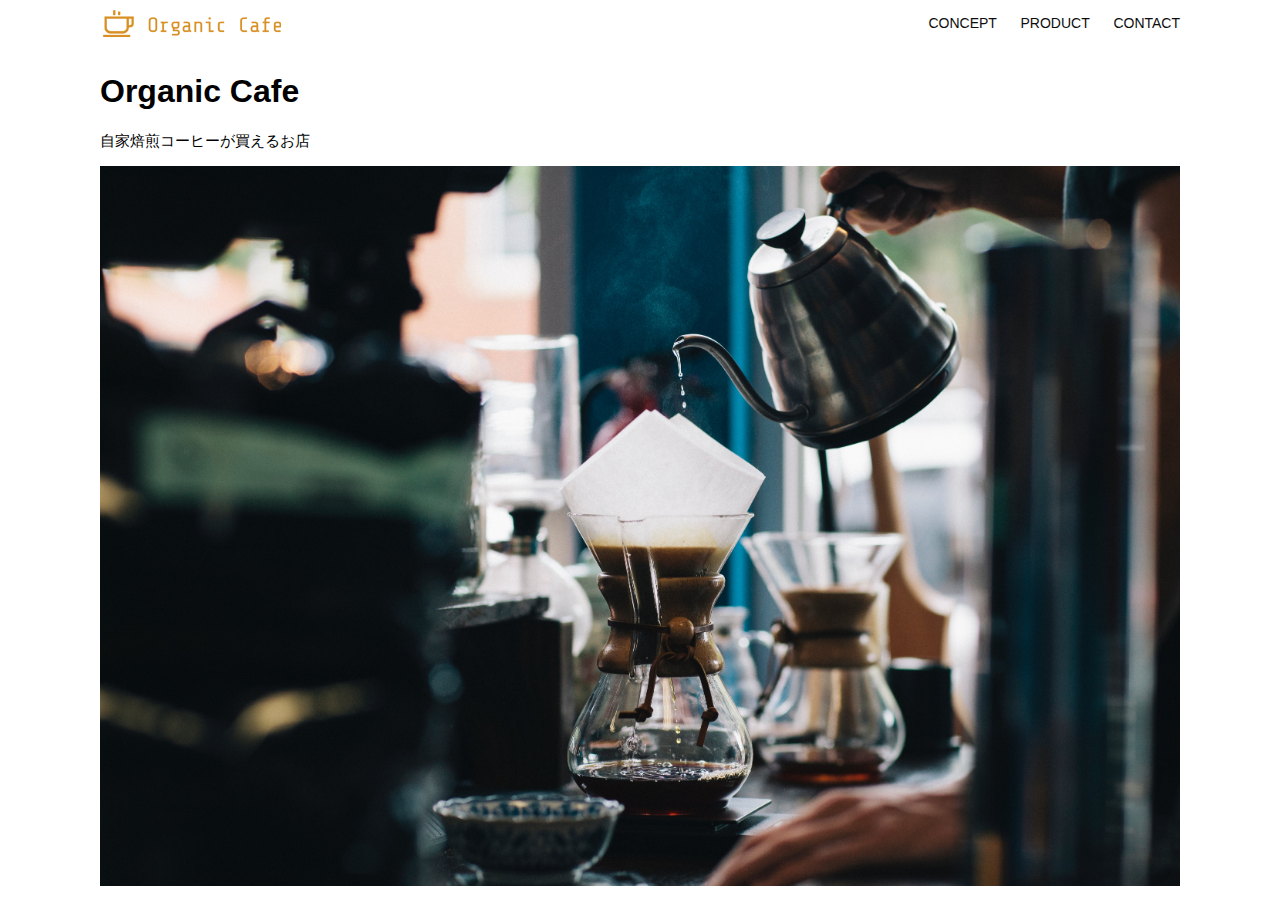
<file: kadai_013/index.html>
<!DOCTYPE html>
<html>
  <head>
    <title>Organic Cafe</title>
    <meta charset="UTF-8" />
    <meta name="description" content="自家焙煎のコーヒーがお家で楽しめるOrganic Cafe"/>
    <meta name="viewport" content="width=device-width, initial-scale=1.0" />
    <link rel="stylesheet" href="style.css" />
  </head>
  <body>
    <!-- ヘッダー -->
    <header>
      <!-- ロゴ -->
      <a href="index.html" id="logo"><img src="images/logo.png" alt="トップページに戻る"/></a>

      <!-- PC用ナビゲーション -->
      <nav id="nav-pc">
        <a href="index.html#concept">CONCEPT</a>
        <a href="index.html#product">PRODUCT</a>
        <a href="index.html#contact">CONTACT</a>
      </nav>
      <!--スマホ用メニューボタン-->
      <img id="menu-sp" src="images/button-menu.png" alt="ナビゲーションを開く" onclick="document.getElementById('nav-sp').style.display = 'block'">
      
      <!--スマホ用ナビゲーション-->
      <nav id="nav-sp">
        <img id="close" src="images/button-close.png" alt="ナビゲーションを閉じる" onclick="document.getElementById('nav-sp').style.display = 'none'">
        <a id="logo-sp" href="index.html"onclick="document.getElementById('nav-sp').style.display = 'none'">
        <img src="images/logo-sp.png" alt="トップページに戻る"></a>
        <a class="menu" href="index.html#concept"onclick="document.getElementById('nav-sp').style.display = 'none'">CONCEPT</a>
        <a class="menu" href="index.html#product"onclick="document.getElementById('nav-sp').style.display = 'none'">PRODUCT</a>
        <a class="menu" href="index.html#contact"onclick="document.getElementById('nav-sp').style.display = 'none'">CONTACT</a>
      </nav>
    
    
    
    
    </header>

    <main>
      <article>
        <!-- メインビジュアル -->
        <section id="main-visual">
          <div id="main-message">
            <h1>Organic Cafe</h1>
            <p>自家焙煎コーヒーが買えるお店</p>
          </div>
          <img src="images/main-image.jpg" alt="コーヒーをハンドドリップで淹れる画像"/>
        </section>
      </article>
    </main>
  </body>
</html>
</file>
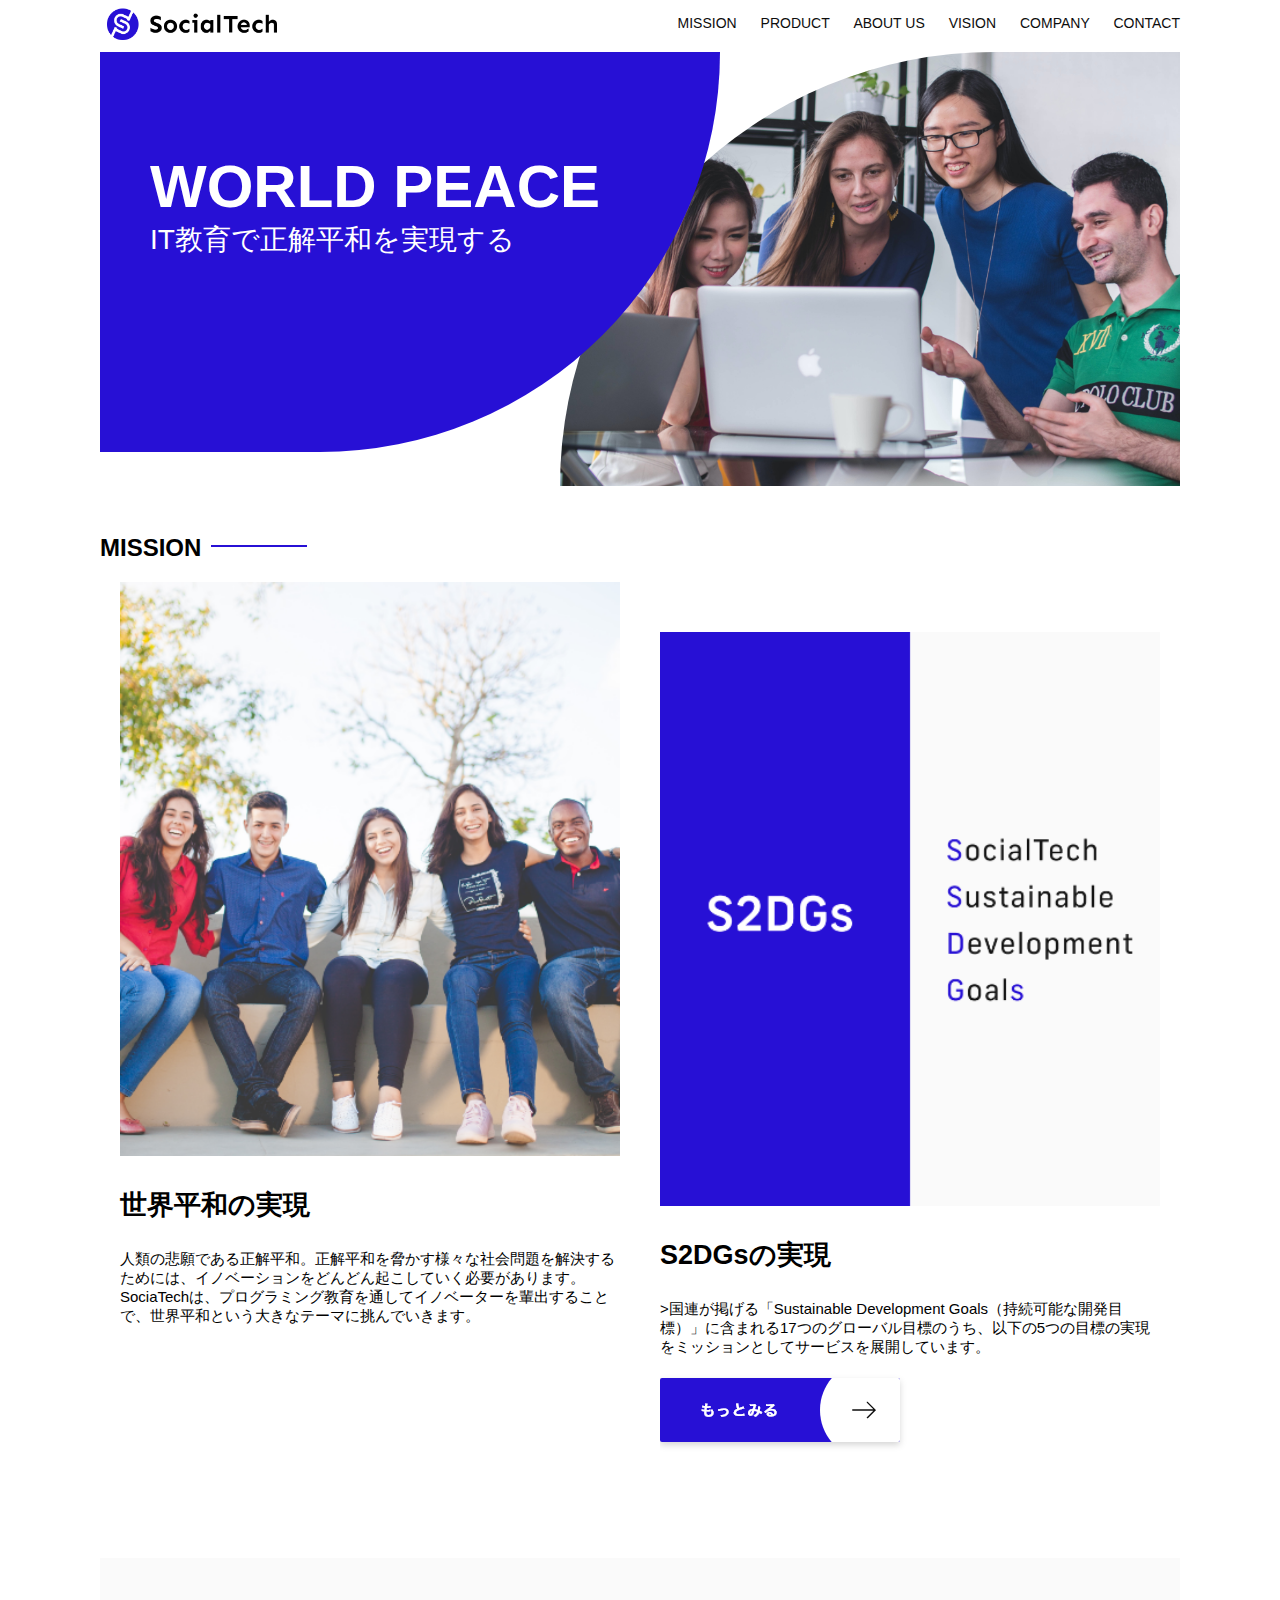
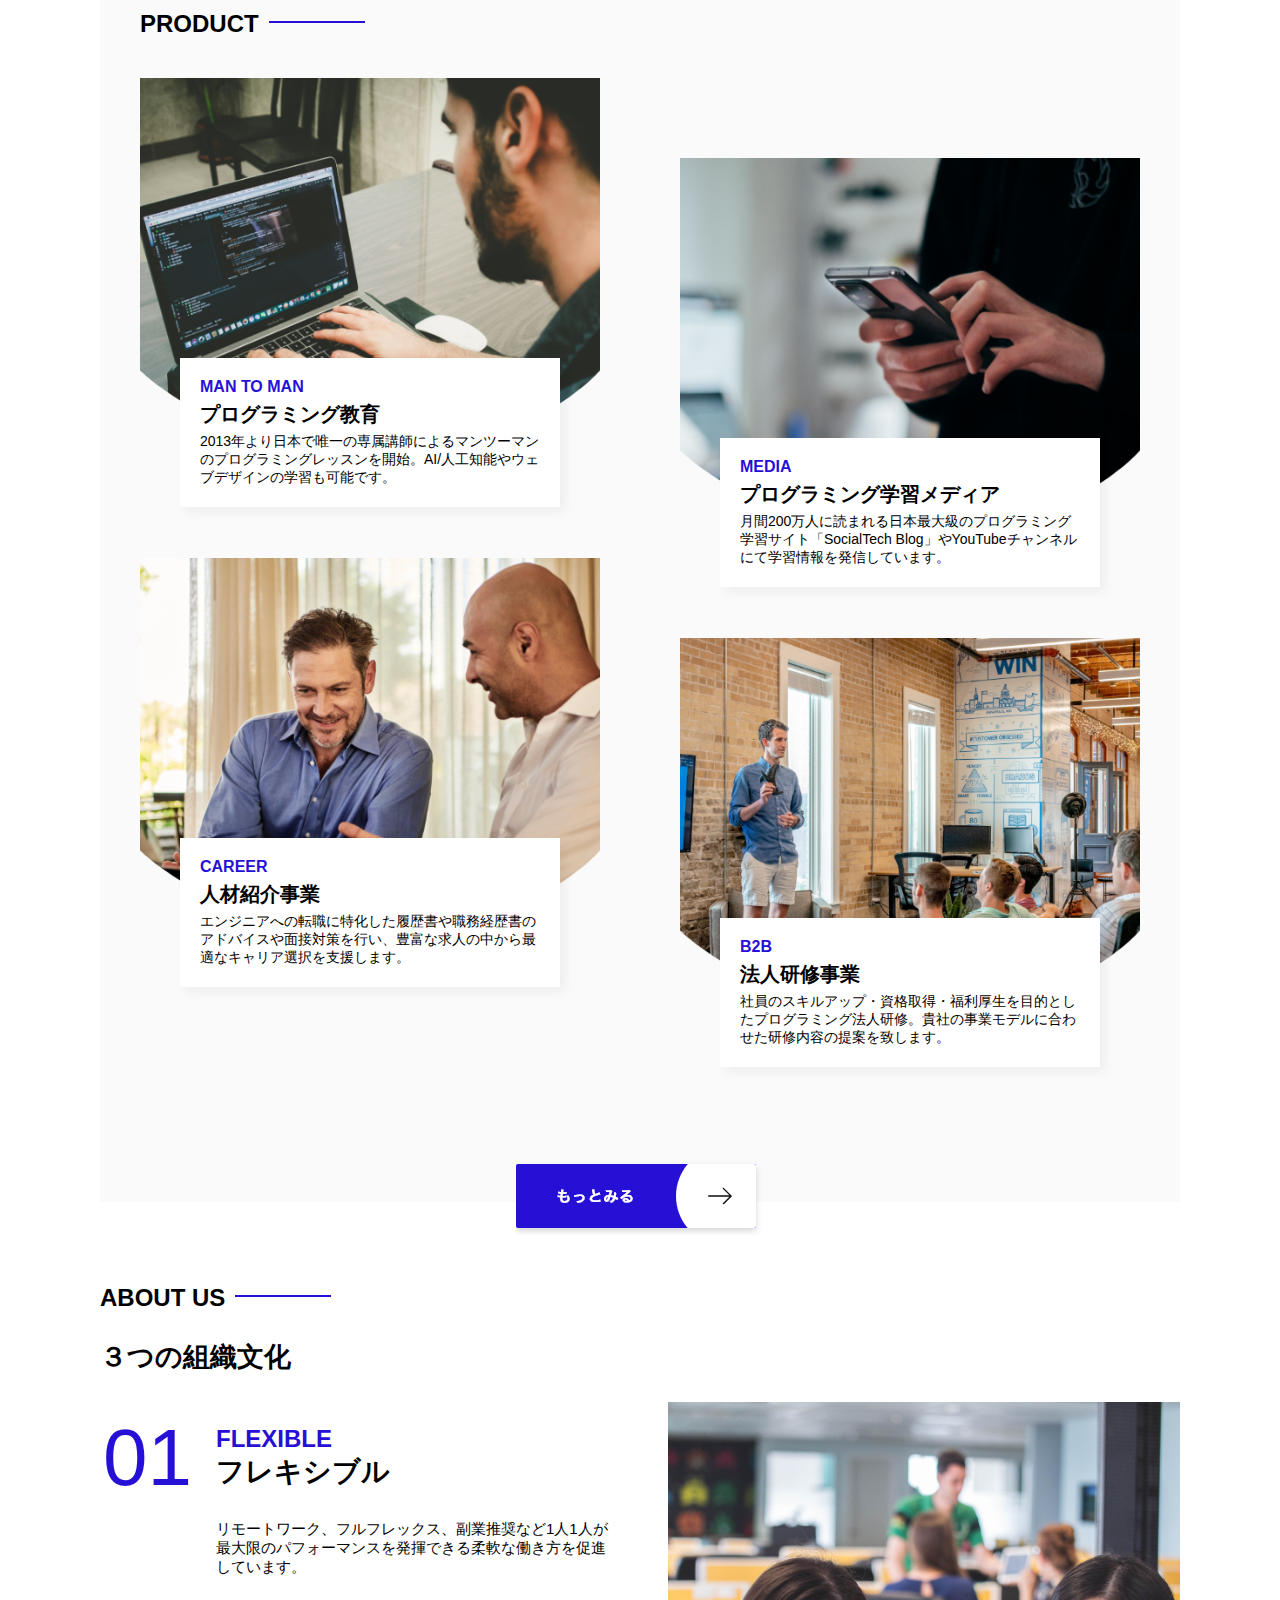
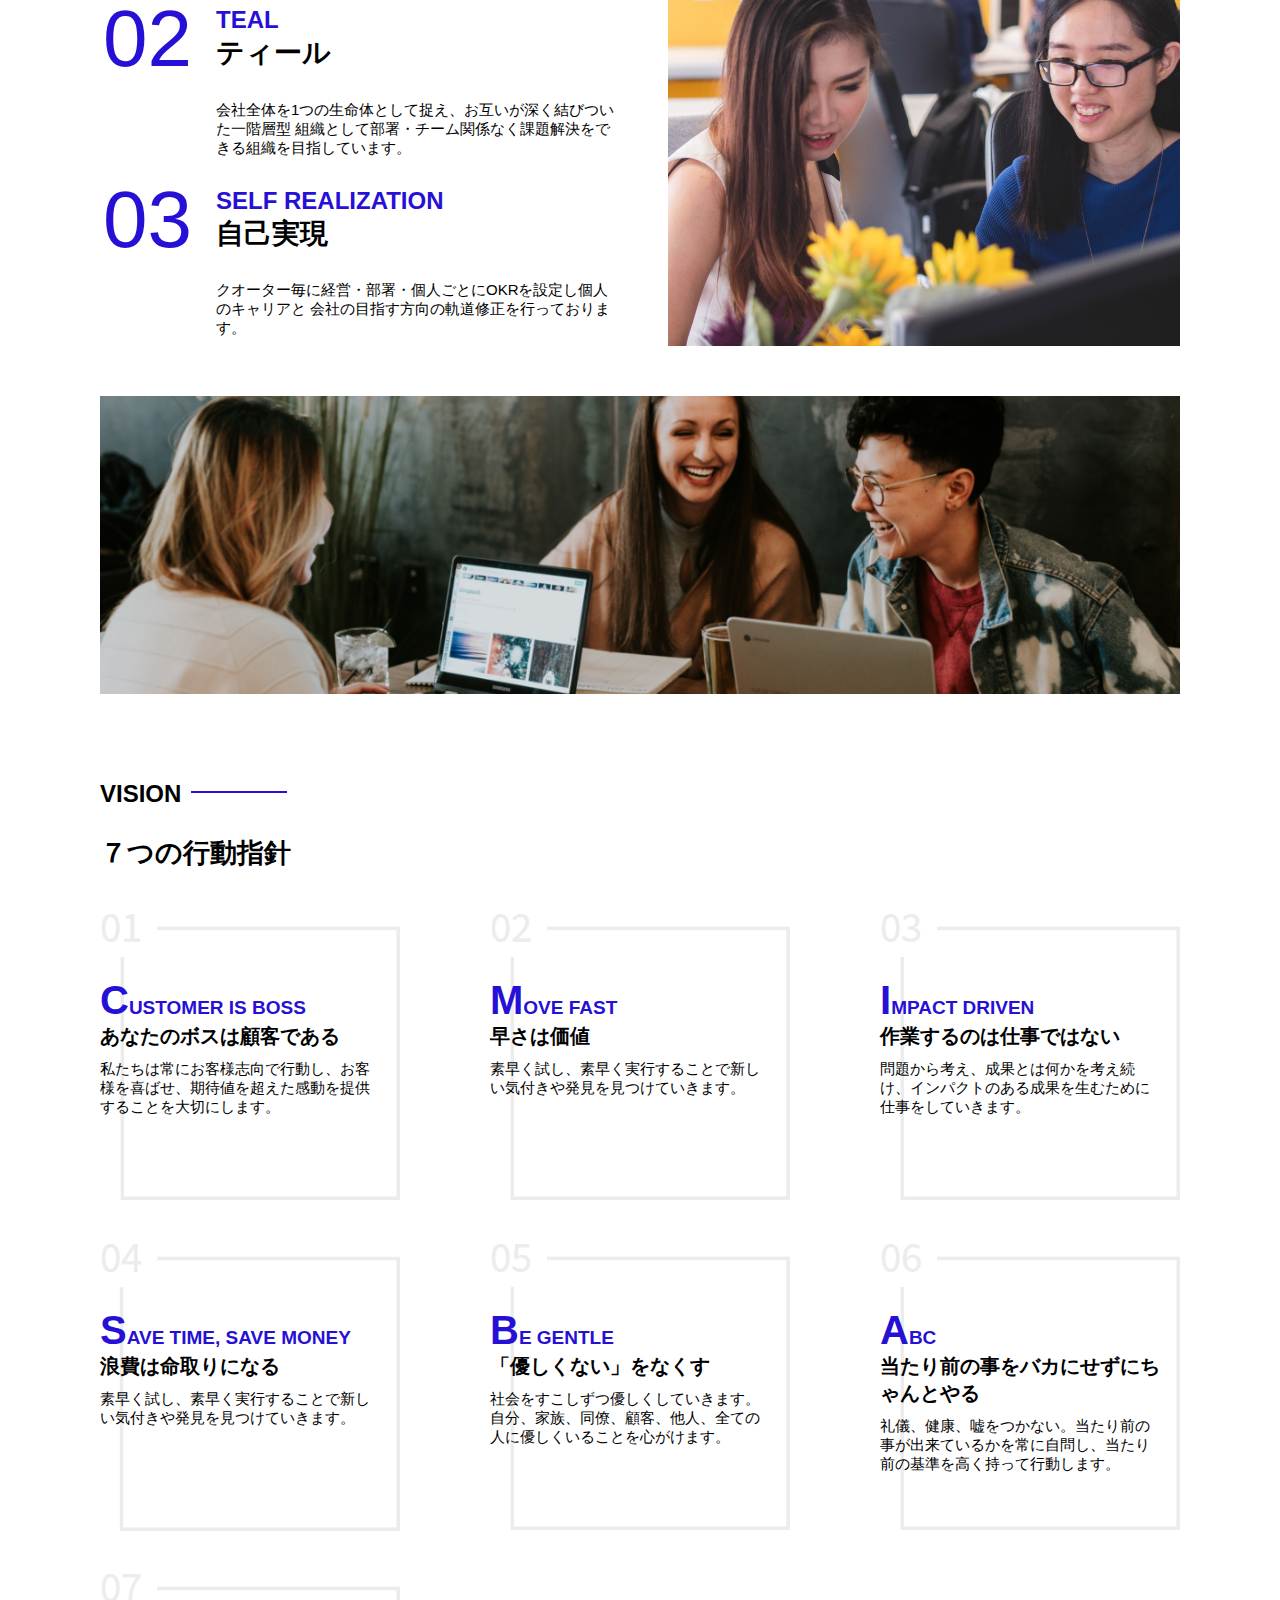
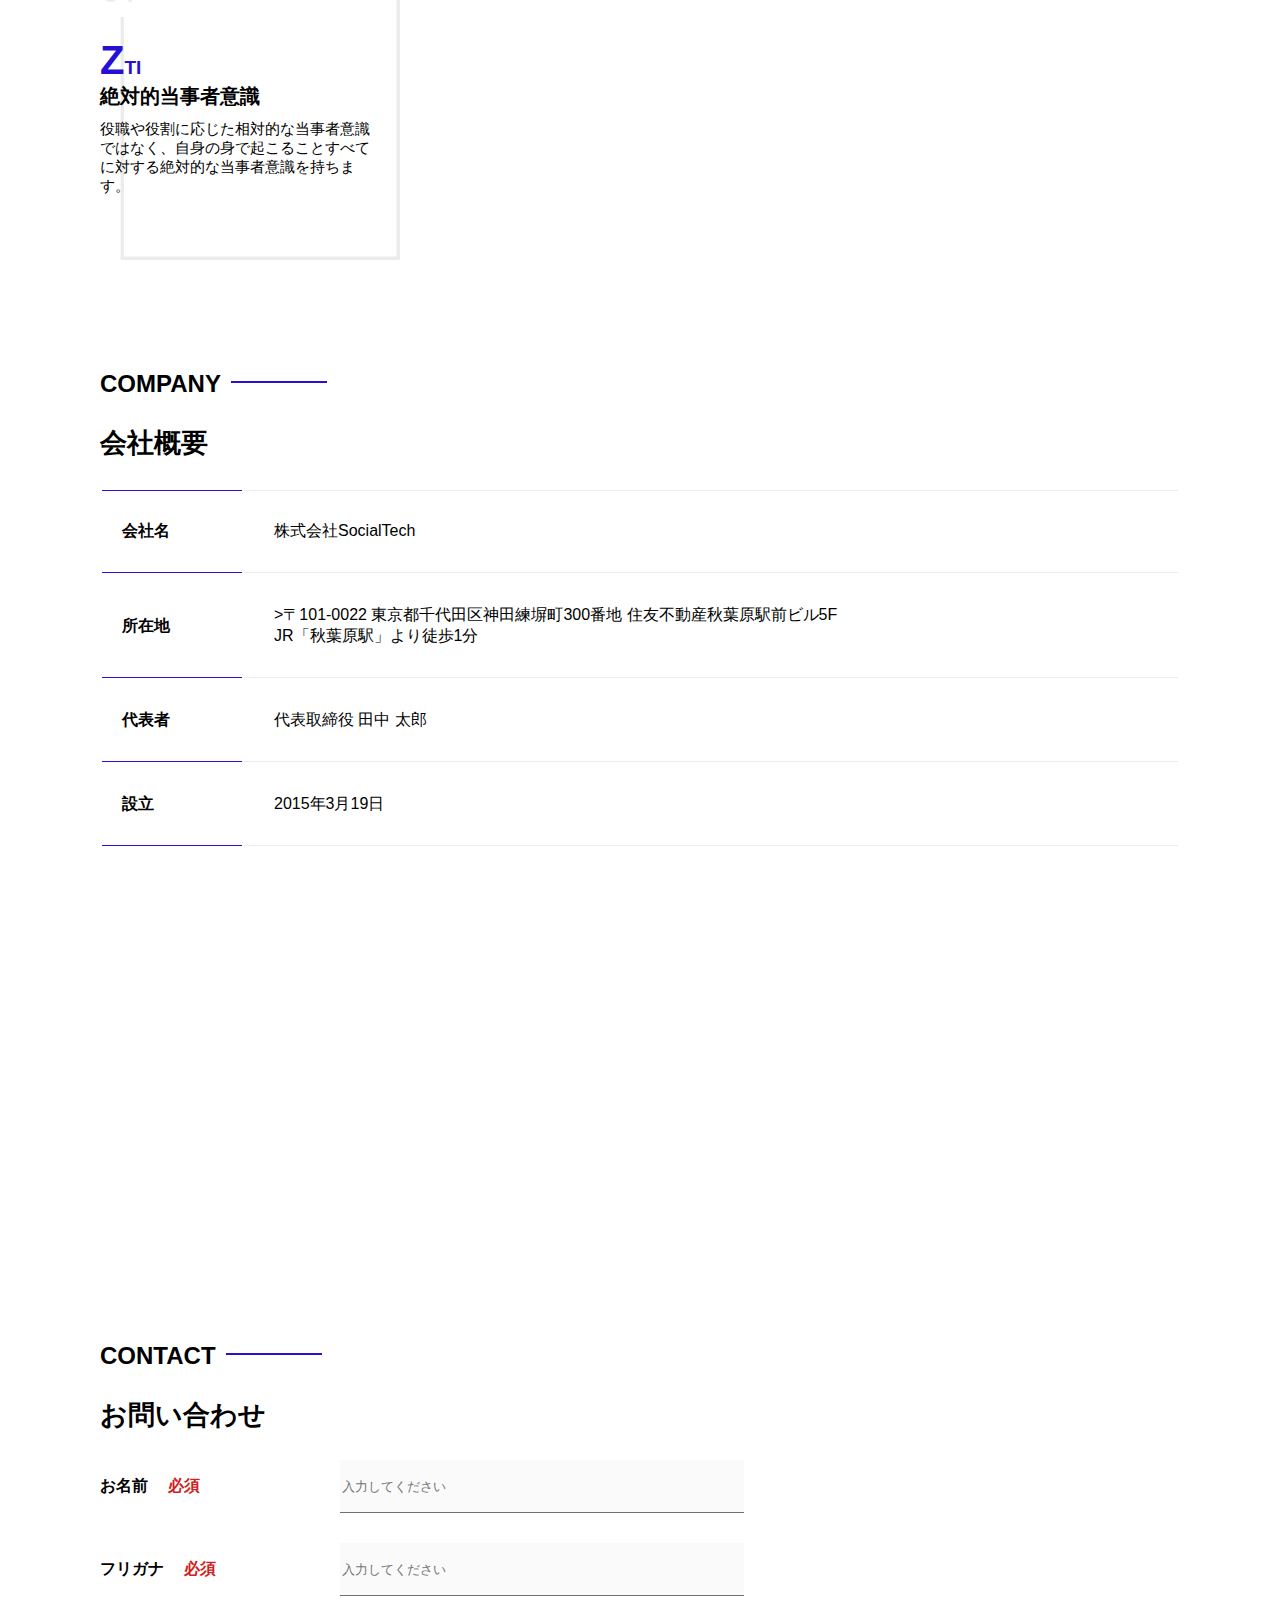
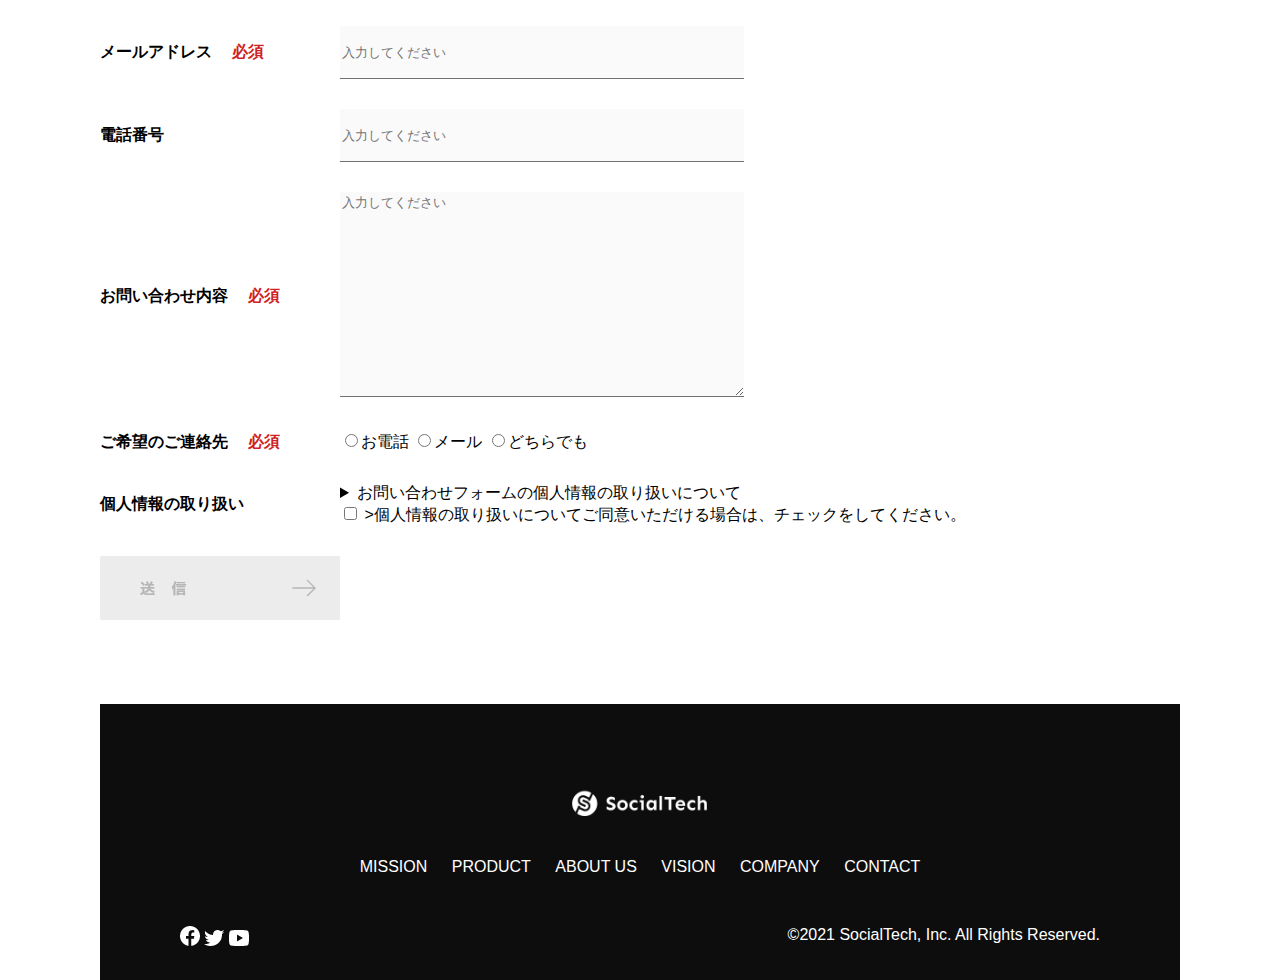
<file: kadai_tutorial_output/index.html>
<!DOCTYPE html>
<html>
    <head>  
        <title>SocialTech</title>
        <meta charset="UTF-8">
        <meta name="description" content="SocialTechはEdTech業界のリーディングカンパニーを目指します。">
        <meta name="viewport" content="width=device-width, initial-scale=1.0">   
        <link rel="stylesheet" href="style.css">
    </head>
    <body>
        <!--ヘッダー-->
        <header>
            <!--ロゴ-->
            <a href="index.html" id="logo0">
                <img src="images/logo.png"
            alt="トップページに戻る"></a>

            <!--PC用ナビゲーション-->
           <nav id="nav-pc">
            <a href="mission.html">MISSION</a>
            <a href="product.html">PRODUCT</a>
            <a href="index.html#aboutus">ABOUT US</a>
            <a href="index.html#vision">VISION</a>
            <a href="index.html#company">COMPANY</a>
            <a href="index.html#contact">CONTACT</a>
        </nav>
          <!-- スマホ用メニューボタン -->
         <img id="menu-sp" src="images/button-menu.png" alt="ナビゲーションを開く" onclick="document.getElementById('nav-sp').style.display = 'block'">
        <!--スマホ用ナビゲーション-->
        <nav id="nav-sp">
            <img id="close" src="images/button-close.png" alt="ナビゲーションを閉じる"onclick="document.getElementById('nav-sp').style.display = 'none'">
            <a id="logo-sp" href="index.html"onclick="document.getElementById('nav-sp').style.display = 'none'"> <img 
                src="images/logo-sp.png" alt="トップページに戻る"></a>
                <a class="menu" href="mission.html" onclick="document.getElementById('nav-sp').style.display = 'none'">MISSION</a>
                <a class="menu" href="product.html" onclick="document.getElementById('nav-sp').style.display = 'none'">PRODUCT</a>
                <a class="menu" href="index.html#aboutus" onclick="document.getElementById('nav-sp').style.display = 'none'">ABOUT
                US</a>
                <a class="menu" href="index.html#vision"
                 onclick="document.getElementById('nav-sp').style.display = 'none'">VISION</a>
                <a class="menu" href="index.html#company" 
                onclick="document.getElementById('nav-sp').style.display = 'none'">COMPANY</a>
                <a class="menu" href="index.html#contact"
                 onclick="document.getElementById('nav-sp').style.display = 'none'">CONTACT</a>
                 <div id="sns">
                    <a href="https://www.facebook.com/sejuku2013"><img src="images/button-facebook.png" alt="Facebookのリンク"></a>
                    <a href="https://twitter.com/samuraijuku"><img src="images/button-twitter.png" alt="Twitterのリンク"></a>
                    <a href="https://www.youtube.com/channel/UCCFOQO5aDK0xXam4cUQXT8g"><img src="images/button-youtube.png" alt="YouTubeのリンク"></a>
                 </div>
        </nav>
    </header>

  
  <!--======== 後略 ========-->
        </header>
        <main>
            <article>
                <!--メインビジュアル-->
                <section id="main-visual">
                    <div id="main-message">
                        <h1>WORLD PEACE</h1>
                        <p>IT教育で正解平和を実現する</p>
                    </div>
                    <img src="images/index/index-main.png" alt="PCの周りに集まる多国籍の仲間たち">
                </section>
                <!--ミッション-->
                <section id="mission">
                    <h2 class="index-h2">MISSION</h2>
                    <div id="mission-flex">
                        <div>
                            <img id="mission-photo" src="images/index/index-mission.png" alt="野外のベンチで写真を撮影する多国籍の仲間たち">
                            <h3>世界平和の実現</h3>
                            <p>
                                人類の悲願である正解平和。正解平和を脅かす様々な社会問題を解決するためには、イノベーションをどんどん起こしていく必要があります。SociaTechは、プログラミング教育を通してイノベーターを輩出することで、世界平和という大きなテーマに挑んでいきます。
                            </p>
                        </div>
                        <div>
                            <img id="s2dgs" src="images/index/s2dgs.png" alt="S2DGs">
                            <h3>S2DGsの実現</h3>
                            <p>>国連が掲げる「Sustainable Development Goals（持続可能な開発目標）」に含まれる17つのグローバル目標のうち、以下の5つの目標の実現をミッションとしてサービスを展開しています。</p>
                            <a href="mission.html">
                                <img src="images/button-more.png" alt="もっとみる">
                            </a>
                        </div>
                    </div>
                </section>
                <!--プロダクト-->
                <section id="product">
                    <h2 class="index-h2">PRODUCT</h2>
                    <div>
                        <div id="product-left">
                            <div>
                                <img class="product-photo" src="images/index/index-mantoman.png" alt="PCでコードを書く男">
                                <div class="product-explain">
                                    <span>MAN TO MAN</span>
                                    <h3>プログラミング教育</h3>
                                    <p>2013年より日本で唯一の専属講師によるマンツーマンのプログラミングレッスンを開始。AI/人工知能やウェブデザインの学習も可能です。</p>
                                </div>
                            </div>
                            <div>
                                <img class="product-photo" src="images/index/index-career.png" alt="笑顔で話し合う2人の男性">
                                <div class="product-explain">
                                    <span>CAREER</span>
                                    <h3>人材紹介事業</h3>
                                    <p>エンジニアへの転職に特化した履歴書や職務経歴書のアドバイスや面接対策を行い、豊富な求人の中から最適なキャリア選択を支援します。</p>
                                </div>
                            </div>
                        </div>
                        <div id="product-right">
                            <div>
                                <img class="product-photo" src="images/index/index-media.png" alt="スマートフォンを操作する人">
                                <div class="product-explain">
                                  <span>MEDIA</span>
                                  <h3>プログラミング学習メディア</h3>
                                  <p>月間200万人に読まれる日本最大級のプログラミング学習サイト「SocialTech Blog」やYouTubeチャンネルにて学習情報を発信しています。</p>
                                </div>
                              </div>
                              <div>
                                <img class="product-photo" src="images/index/index-b2b.png" alt="講演中の男性とそれを聴く人々">
                                <div class="product-explain">
                                  <span>B2B</span>
                                  <h3>法人研修事業</h3>
                                  <p>社員のスキルアップ・資格取得・福利厚生を目的としたプログラミング法人研修。貴社の事業モデルに合わせた研修内容の提案を致します。</p>
                                </div>
                              </div>
                            </div>
                        </div>
                          <div>
                            <a id="product-more" href="product.html">
                              <img src="images/button-more.png" alt="もっとみる">
                            </a>
                          </div>
                </section>
                <!--ABOUT US-->
                <section id="aboutus">
                    <h2 class="index-h2">ABOUT US</h2>
                    <h3>３つの組織文化</h3>
                    <div>
                        <table class="culture-table">
                            <tr>
                                <td>
                                    <span class="culture-num">01</span>
                                </td>
                                <td>
                                    <span class="culture-en">FLEXIBLE</span>
                                    <span class="culture-jp">フレキシブル</span>
                                </td>
                            </tr>
                            <tr>
                                <td>
                                    <!--空のセル-->
                                </td>
                                <td>
                                    <p class="culture-description">
                                        リモートワーク、フルフレックス、副業推奨など1人1人が最大限のパフォーマンスを発揮できる柔軟な働き方を促進しています。
                                    </p>
                                </td>
                            </tr>
                            <tr>
                                <td>
                                    <span class="culture-num">02</span>
                                </td>
                                <td>
                                    <span class="culture-en">TEAL</span>
                                    <span class="culture-jp">ティール</span>
                                </td>
                            </tr>
                            <tr>
                                <td>
                                    <!--空のセル-->
                                </td>
                                <td>
                                    <p class="culture-description">
                                        会社全体を1つの生命体として捉え、お互いが深く結びついた一階層型
                                        組織として部署・チーム関係なく課題解決をできる組織を目指しています。   
                                    </p>
                                </td>
                            </tr>
                            <tr>
                                <td>
                                    <span class="culture-num">03</span>
                                </td>
                                <td>
                                    <span class="culture-en">SELF REALIZATION</span>
                                    <span class="culture-jp">自己実現</span>
                                </td>
                            </tr>
                            <tr>
                                <td>
                                    <!--空のセル-->
                                </td>
                                <td>
                                    <p class="culture-description">
                                        クオーター毎に経営・部署・個人ごとにOKRを設定し個人のキャリアと
                                        会社の目指す方向の軌道修正を行っております。   
                                    </p>
                                </td>
                            </tr>
                        </table>
                        <img class="culture-img" src="images/index/index-aboutus1.png" alt="笑顔で話し合う2人の女性">
                    </div>
                    <img class="culture-img2" src="images/index/index-aboutus2.png" alt="笑顔で話し合う3人の男女">
                </section>
                <!--VISION-->
                <section id="vision">
                    <h2 class="index-h2">VISION</h2>
                    <h3>７つの行動指針</h3>
                    <div>
                        <div class="vision-box">
                            <img src="images/index/vision-01.png" alt="01">
                            <span>
                                <h4>CUSTOMER IS BOSS</h4>
                                <h5>あなたのボスは顧客である</h5>
                                <p>私たちは常にお客様志向で行動し、お客様を喜ばせ、期待値を超えた感動を提供することを大切にします。</p>
                            </span>
                        </div>
                        <div class="vision-box">
                            <img src="images/index/vision-02.png" alt="02">
                            <span>
                                <h4>MOVE FAST</h4>
                                <h5>早さは価値</h5>
                                <p>素早く試し、素早く実行することで新しい気付きや発見を見つけていきます。</p>
                            </span>
                        </div>
                        <div class="vision-box">
                            <img src="images/index/vision-03.png" alt="03">
                            <span>
                                <h4>IMPACT DRIVEN</h4>
                                <h5>作業するのは仕事ではない</h5>
                                <p>問題から考え、成果とは何かを考え続け、インパクトのある成果を生むために仕事をしていきます。</p>
                            </span>
                        </div>
                        <div class="vision-box">
                            <img src="images/index/vision-04.png" alt="04">
                            <span>
                                <h4>SAVE TIME, SAVE MONEY</h4>
                                <h5>浪費は命取りになる</h5>
                                <p>素早く試し、素早く実行することで新しい気付きや発見を見つけていきます。</p>
                            </span>
                        </div>
                        <div class="vision-box">
                            <img src="images/index/vision-05.png" alt="05">
                            <span>
                                <h4>BE GENTLE</h4>
                                <h5>「優しくない」をなくす</h5>
                                <p>社会をすこしずつ優しくしていきます。自分、家族、同僚、顧客、他人、全ての人に優しくいることを心がけます。</p>
                            </span>
                        </div>
                        <div class="vision-box">
                            <img src="images/index/vision-06.png" alt="06">
                            <span>
                                <h4>ABC</h4>
                                <h5>当たり前の事をバカにせずにちゃんとやる</h5>
                                <p>礼儀、健康、嘘をつかない。当たり前の事が出来ているかを常に自問し、当たり前の基準を高く持って行動します。</p>
                            </span>
                        </div>
                        <div class="vision-box">
                            <img src="images/index/vision-07.png" alt="07">
                            <span>
                                <h4>ZTI</h4>
                                <h5>絶対的当事者意識</h5>
                                <p>役職や役割に応じた相対的な当事者意識ではなく、自身の身で起こることすべてに対する絶対的な当事者意識を持ちます。</p>
                            </span>
                        </div>
                    </div>
                </section>
                <!--COMPANY-->
                <section id="company">
                    <h2 class="index-h2">COMPANY</h2>
                    <h3>会社概要</h3>
                    <table id="company-table">
                        <tr>
                            <th class="tableheader-first">会社名</th>
                            <td class="cell-first">株式会社SocialTech</td>
                        </tr>
                        <tr>
                            <th class="tableheader">所在地</th>
                            <td class="cell">>〒101-0022 東京都千代田区神田練塀町300番地 住友不動産秋葉原駅前ビル5F<br>JR「秋葉原駅」より徒歩1分</td>
                        </tr>
                        <tr>
                            <th class="tableheader">代表者</th>
                            <td class="cell">代表取締役 田中 太郎</td>
                        </tr>
                        <tr>
                            <th class="tableheader">設立</th>
                            <td class="cell">2015年3月19日</td>
                        </tr>
                    </table>
                    <iframe 
                    src="https://www.google.com/maps/embed?pb=!1m18!1m12!1m3!1d3240.0686781170066!2d139.77207231119237!3d35.69992752883271!2m3!1f0!2f0!3f0!3m2!1i1024!2i768!4f13.1!3m3!1m2!1s0x60188fee13660e23%3A0x77137876edf742ac!2z5L2P5Y-L5LiN5YuV55Sj56eL6JGJ5Y6f6aeF5YmN44OT44Or!5e0!3m2!1sja!2sjp!4v1743341919300!5m2!1sja!2sjp" 
                    style="border:0;" allowfullscreen="" loading="lazy" >
                    </iframe>
                </section>
                <!--お問い合わせフォーム-->
                <section id="contact">
                    <h2 class="index-h2">CONTACT</h2>
                    <h3>お問い合わせ</h3>
                    <form>
                        <div>
                        <div class="contact-heading">
                            <label class="contact-label">お名前<span class="contact-span">必須</span></label>
                        </div>
                        <div>
                            <input type="text" name="name" placeholder="入力してください" class="contact-textbox">
                        </div>
                        </div>
                           <div>
                            <div class="contact-heading">
                                <label class="contact-label">フリガナ<span class="contact-span">必須</span></label>
                            </div>
                            <div>
                                <input type="text" name="hurigana" placeholder="入力してください" class="contact-textbox">
                            </div>
                        </div>
                            <div>
                            <div class="contact-heading">
                                <label class="contact-label">メールアドレス<span class="contact-span">必須</span></label>
                            </div>
                            <div>
                                <input type="text" name="emali" placeholder="入力してください" class="contact-textbox">
                            </div>
                        </div>
                        <div>
                            <div class="contact-heading">
                                <label class="contact-label">電話番号</label>
                            </div>
                            <div>
                                <input type="text" name="tel" placeholder="入力してください" class="contact-textbox">
                            </div>
                        </div>
                            <div>
                                <div class="contact-heading">
                                    <label class="contact-label">お問い合わせ内容<span class="contact-span">必須</span></label>
                                </div>
                                <div>
                                    <textarea class="contact-textarea" placeholder="入力してください" name="message"></textarea>
                                </div>
                            </div>
                            <div>
                                <div class="contact-heading">
                                    <label class="contact-label">ご希望のご連絡先<span class="contact-span">必須</span></label>
                                </div>
                                <div>
                                    <input class="radiobutton" type="radio" value="tel" name="contact"><label>お電話</label>
                                    <input class="radiobutton" type="radio" value="mall" name="contact"><label>メール</label>
                                    <input class="radiobutton" type="radio" value="both" name="contact"><label>どちらでも</label>
                                </div>
                            </div>
                            <div>
                                <div class="contact-heading">
                                    <label class="contact-label">個人情報の取り扱い</label>
                                </div>
                                <div>
                                <details>
                                    <summary>お問い合わせフォームの個人情報の取り扱いについて</summary>
                                    <div>
                                        <span>１．組織の名称又は氏名</span><br>
                                        株式会社SocialTech <br><br>
                                        <span>２．個人情報保護管理者（若しくはその代理人）の氏名又は職名、所属及び連絡先
                                            鈴木 一郎 コーポレート部</span><br>
                                            メールアドレス：samurai@example.com<br>
                                            TEL：03-1234-5678<br>
                                            <span>３．個人情報の利用目的</span><br>
                                            ・本サービス及び本サービスに関連する情報の提供又はそれらに関する連絡のため<br>
                                            ・ユーザーの本人確認のため<br>
                                            ・当社サービスのご案内のため<br> 
                                            ・当社の商品等の広告または宣伝（電子メールによるものを含むものとします。）<br><br>
                                            <span>４．個人情報の取り扱い業務の委託</span><br>
                                            個人情報の取扱業務の全部または一部を外部に業務委託する場合があります。<br>
                                            その際、弊社は、個人情報を適切に保護できる管理体制を敷き実行していることを条件として<br>
                                            委託先を厳選したうえで、機密保持契約を委託先と締結し、お客様の個人情報を厳密に管理させます。<br><br>
                                            <span>５．個人情報の開示等の請求</span><br>
                                            お客様は、弊社に対してご自身の個人情報の開示等（利用目的の通知、開示、内容の訂正・追加・削除、利用の停止または消去、第三者への提供の停止）に関して、当社問合わせ窓口に申し出ることができます。<br>
                                            その際、弊社はお客様ご本人を確認させていただいたうえで、合理的な期間内に対応いたします。<br><br>
                                            なお、個人情報に関する弊社問合わせ先は、次の通りです。<br><br>
                                            株式会社SocialTech 個人情報問合せ窓口<br>
                                            〒101-0022 東京都千代田区神田練塀町300番地 住友不動産秋葉原駅前ビル5F<br>
                                            メールアドレス：samurai@example.com TEL：03-1234-5678<br><br>
                                            <span>６．個人情報を提供されることの任意性について</span><br><br>
                  お客様がご自身の個人情報を弊社に提供されるか否かは、お客様のご判断によりますが、もしご提供されない場合には、適切なサービスが提供できない場合がありますので予めご了承ください。
                                    </div>
                                </details>
                                <input type="checkbox" name="agree">
                                <span>>個人情報の取り扱いについてご同意いただける場合は、チェックをしてください。</span>
                                </div>
                            </div>
                            <input type="image" src="images/button-submit.png" alt="送信する">
                    </form>
                </section>
            </article>
            <footer>
                <div id="footer-logo">
                    <img src="images/logo-sp.png" alt="SocialTech">
                </div>
                <div id="footer-link">
                    <a href="mission.html">MISSION</a>
                    <a href="product.html">PRODUCT</a>
                    <a href="index.html#aboutus">ABOUT US</a>
                    <a href="index.html#vision">VISION</a>
                    <a href="index.html#company">COMPANY</a>
                    <a href="index.html#contact">CONTACT</a>
                </div>
                <div id="sns-footer">
                    <a href="https://www.facebook.com/sejuku2013"><img src="images/button-facebook.png" alt="Facebookのリンク"></a>
                    <a href="https://twitter.com/samuraijuku"><img src="images/button-twitter.png" alt="Twitterのリンク"></a>
                    <a href="https://www.youtube.com/channel/UCCFOQO5aDK0xXam4cUQXT8g"><img src="images/button-youtube.png" alt="YouTubeのリンク"></a>
                    <span id="copyright">&copy;2021 SocialTech, Inc. All Rights Reserved. </span>
                </div>
            </footer>
        </main>
    </body>
</html>
</file>
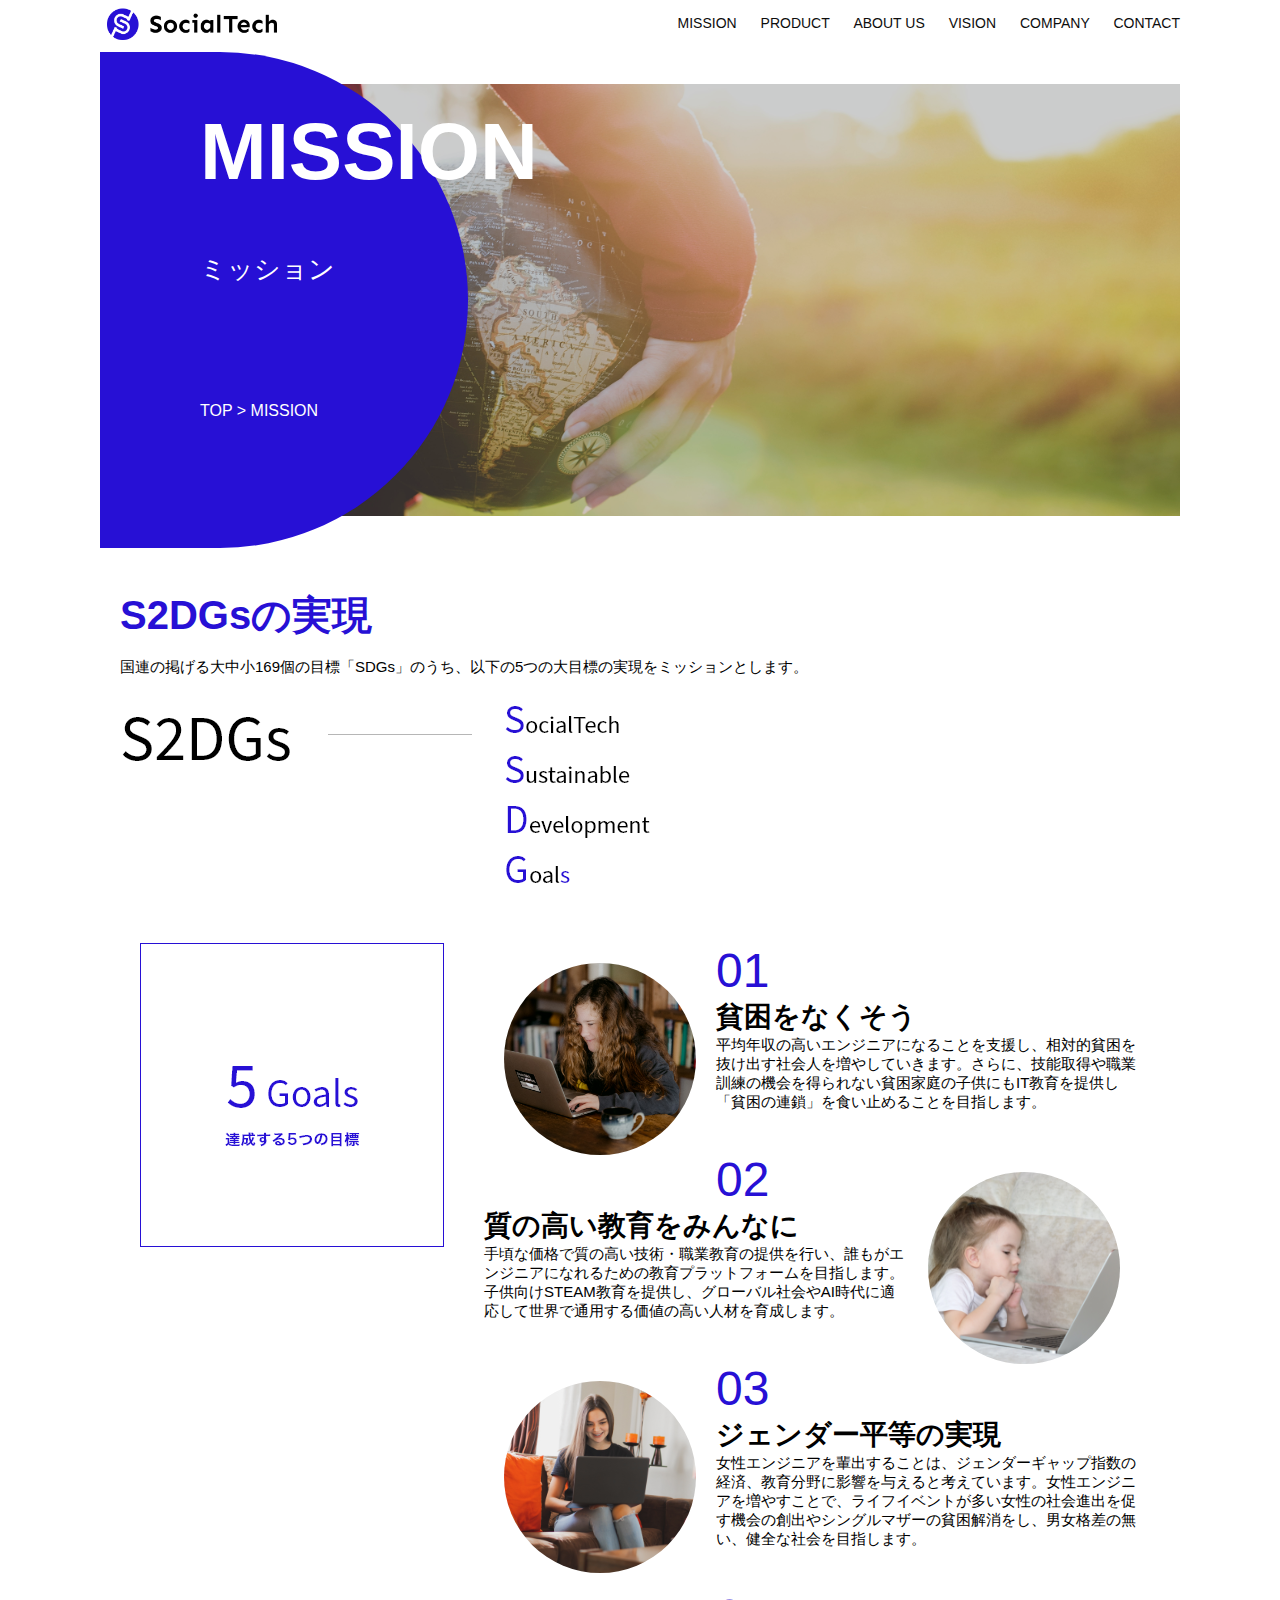
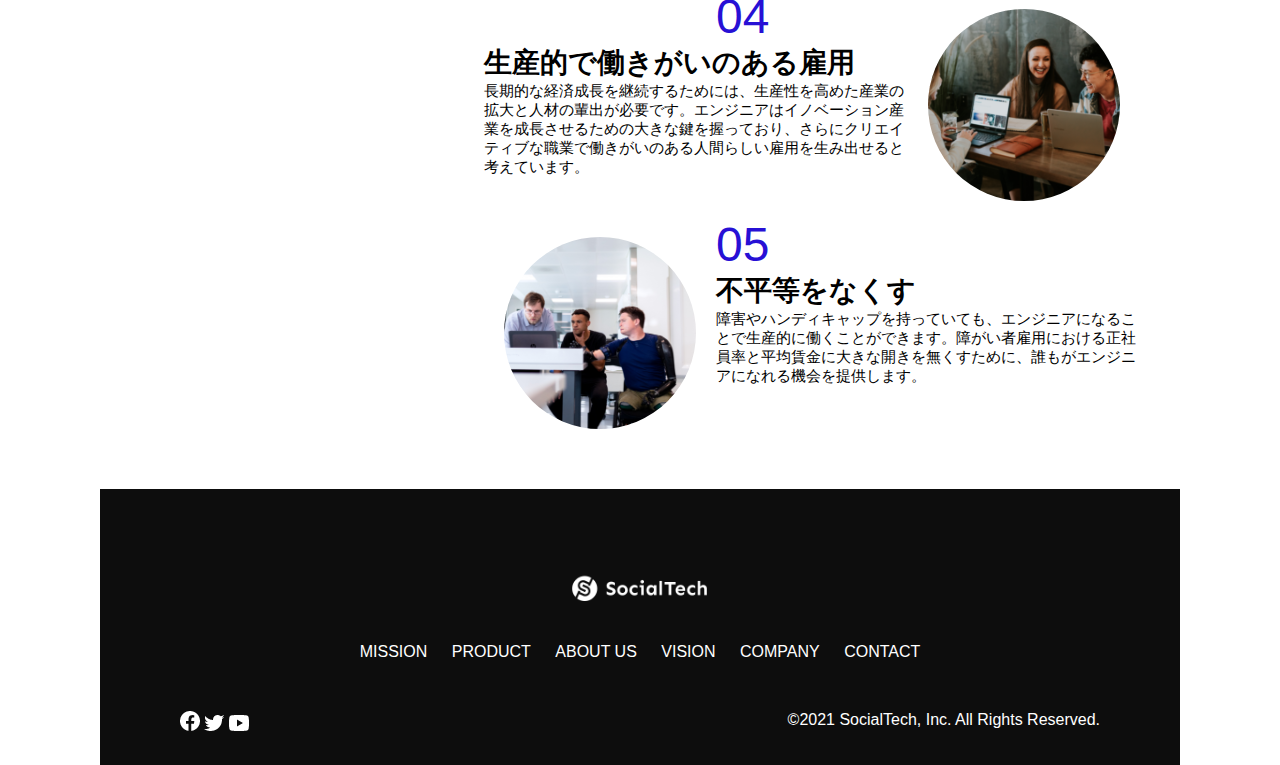
<file: kadai_tutorial_output/mission.html>
<!DOCTYPE html>
<html>
    <head>  
        <title>SocialTech - MISSION ミッション -</title>
        <meta charset="UTF-8">
        <meta name="description" content="SocialTechが目指す5つの目標（S2DGs）を紹介します">
        <meta name="viewport" content="width=device-width, initial-scale=1.0">   
        <link rel="stylesheet" href="style.css">
    </head>
    <body>
        <!--ヘッダー-->
        <header>
            <!--ロゴ-->
            <a href="index.html" id="logo0">
                <img src="images/logo.png"
            alt="トップページに戻る"></a>

            <!--PC用ナビゲーション-->
           <nav id="nav-pc">
            <a href="mission.html">MISSION</a>
            <a href="product.html">PRODUCT</a>
            <a href="index.html#aboutus">ABOUT US</a>
            <a href="index.html#vision">VISION</a>
            <a href="index.html#company">COMPANY</a>
            <a href="index.html#contact">CONTACT</a>
        </nav>
          <!-- スマホ用メニューボタン -->
         <img id="menu-sp" src="images/button-menu.png" alt="ナビゲーションを開く" onclick="document.getElementById('nav-sp').style.display = 'block'">
        <!--スマホ用ナビゲーション-->
        <nav id="nav-sp">
            <img id="close" src="images/button-close.png" alt="ナビゲーションを閉じる"onclick="document.getElementById('nav-sp').style.display = 'none'">
            <a id="logo-sp" href="index.html"onclick="document.getElementById('nav-sp').style.display = 'none'"> <img 
                src="images/logo-sp.png" alt="トップページに戻る"></a>
                <a class="menu" href="mission.html" onclick="document.getElementById('nav-sp').style.display = 'none'">MISSION</a>
                <a class="menu" href="product.html" onclick="document.getElementById('nav-sp').style.display = 'none'">PRODUCT</a>
                <a class="menu" href="index.html#aboutus" onclick="document.getElementById('nav-sp').style.display = 'none'">ABOUT
                US</a>
                <a class="menu" href="index.html#vision"
                 onclick="document.getElementById('nav-sp').style.display = 'none'">VISION</a>
                <a class="menu" href="index.html#company" 
                onclick="document.getElementById('nav-sp').style.display = 'none'">COMPANY</a>
                <a class="menu" href="index.html#contact"
                 onclick="document.getElementById('nav-sp').style.display = 'none'">CONTACT</a>
                 <div id="sns">
                    <a href="https://www.facebook.com/sejuku2013"><img src="images/button-facebook.png" alt="Facebookのリンク"></a>
                    <a href="https://twitter.com/samuraijuku"><img src="images/button-twitter.png" alt="Twitterのリンク"></a>
                    <a href="https://www.youtube.com/channel/UCCFOQO5aDK0xXam4cUQXT8g"><img src="images/button-youtube.png" alt="YouTubeのリンク"></a>
                 </div>
        </nav>
    </header>
    <main>
        <article>
            <section id="mission-main">
                <div id="mission-title">
                    <h1>MISSION</h1>
                    <span>ミッション</span>
                    <div>TOP > MISSION </div>
                </div>
            </section>
            <section id="mission-s2dgs">
                <h2 class="mission-h2">S2DGsの実現</h2>
                <p>国連の掲げる大中小169個の目標「SDGs」のうち、以下の5つの大目標の実現をミッションとします。</p>
                <img src="images/mission/mission-s2dgs.png" alt="S2DGs">
            </section>
            <section id="mission-5goals">
                <div>
                    <img id="s2dgs-image" src="images/mission/mission-5goals.png" alt="5Goals">
                </div>
                <div>
                    <div>
                        <img class="fivegoals-image-left" src="images/mission/mission-5goals01.png" alt="PCを操作する女の子">
                        <span class="fivegoals-number">01</span>
                        <h3 class="fivegoals-h3">貧困をなくそう</h3>
                        <p class="fivegoals-p">
                            平均年収の高いエンジニアになることを支援し、相対的貧困を抜け出す社会人を増やしていきます。さらに、技能取得や職業訓練の機会を得られない貧困家庭の子供にもIT教育を提供し「貧困の連鎖」を食い止めることを目指します。
                        </p>

                    </div>

                    <div>
                        <img class="fivegoals-image-right" src="images/mission/mission-5goals02.png" alt="PCを見つめる小さい女の子">
                        <span class="fivegoals-number">02</span>
                        <h3 class="fivegoals-h3">質の高い教育をみんなに</h3>
                        <p class="fivegoals-p">
                            手頃な価格で質の高い技術・職業教育の提供を行い、誰もがエンジニアになれるための教育プラットフォームを目指します。子供向けSTEAM教育を提供し、グローバル社会やAI時代に適応して世界で通用する価値の高い人材を育成します。
                        </p>

                    </div>

                    <div>
                        <img class="fivegoals-image-left" src="images/mission/mission-5goals03.png" alt="PCを操作する女性">
                        <span class="fivegoals-number">03</span>
                        <h3 class="fivegoals-h3">ジェンダー平等の実現</h3>
                        <p class="fivegoals-p">
                            女性エンジニアを輩出することは、ジェンダーギャップ指数の経済、教育分野に影響を与えると考えています。女性エンジニアを増やすことで、ライフイベントが多い女性の社会進出を促す機会の創出やシングルマザーの貧困解消をし、男女格差の無い、健全な社会を目指します。
                        </p>

                    </div>


                    <div>
                        <img class="fivegoals-image-right" src="images/mission/mission-5goals04.png" alt="笑顔で話し合う3人の男女">
                        <span class="fivegoals-number">04</span>
                        <h3 class="fivegoals-h3">生産的で働きがいのある雇用</h3>
                        <p class="fivegoals-p">
                            長期的な経済成長を継続するためには、生産性を高めた産業の拡大と人材の輩出が必要です。エンジニアはイノベーション産業を成長させるための大きな鍵を握っており、さらにクリエイティブな職業で働きがいのある人間らしい雇用を生み出せると考えています。
                        </p>

                    </div>


                    <div>
                        <img class="fivegoals-image-left" src="images/mission/mission-5goals05.png" alt="障害を持つ男性が生き生きと働く様子">
                        <span class="fivegoals-number">05</span>
                        <h3 class="fivegoals-h3">不平等をなくす</h3>
                        <p class="fivegoals-p">
                            障害やハンディキャップを持っていても、エンジニアになることで生産的に働くことができます。障がい者雇用における正社員率と平均賃金に大きな開きを無くすために、誰もがエンジニアになれる機会を提供します。
                        </p>
                    </div>
                </div>
            </section>
        </article>
    <footer>
        <div id="footer-logo">
            <img src="images/logo-sp.png" alt="SocialTech">
        </div>
        <div id="footer-link">
            <a href="mission.html">MISSION</a>
            <a href="product.html">PRODUCT</a>
            <a href="index.html#aboutus">ABOUT US</a>
            <a href="index.html#vision">VISION</a>
            <a href="index.html#company">COMPANY</a>
            <a href="index.html#contact">CONTACT</a>
        </div>
        <div id="sns-footer">
            <a href="https://www.facebook.com/sejuku2013"><img src="images/button-facebook.png" alt="Facebookのリンク"></a>
            <a href="https://twitter.com/samuraijuku"><img src="images/button-twitter.png" alt="Twitterのリンク"></a>
            <a href="https://www.youtube.com/channel/UCCFOQO5aDK0xXam4cUQXT8g"><img src="images/button-youtube.png" alt="YouTubeのリンク"></a>
            <span id="copyright">&copy;2021 SocialTech, Inc. All Rights Reserved. </span>
        </div>
    </footer>
</main>
</body>
</html>
</file>
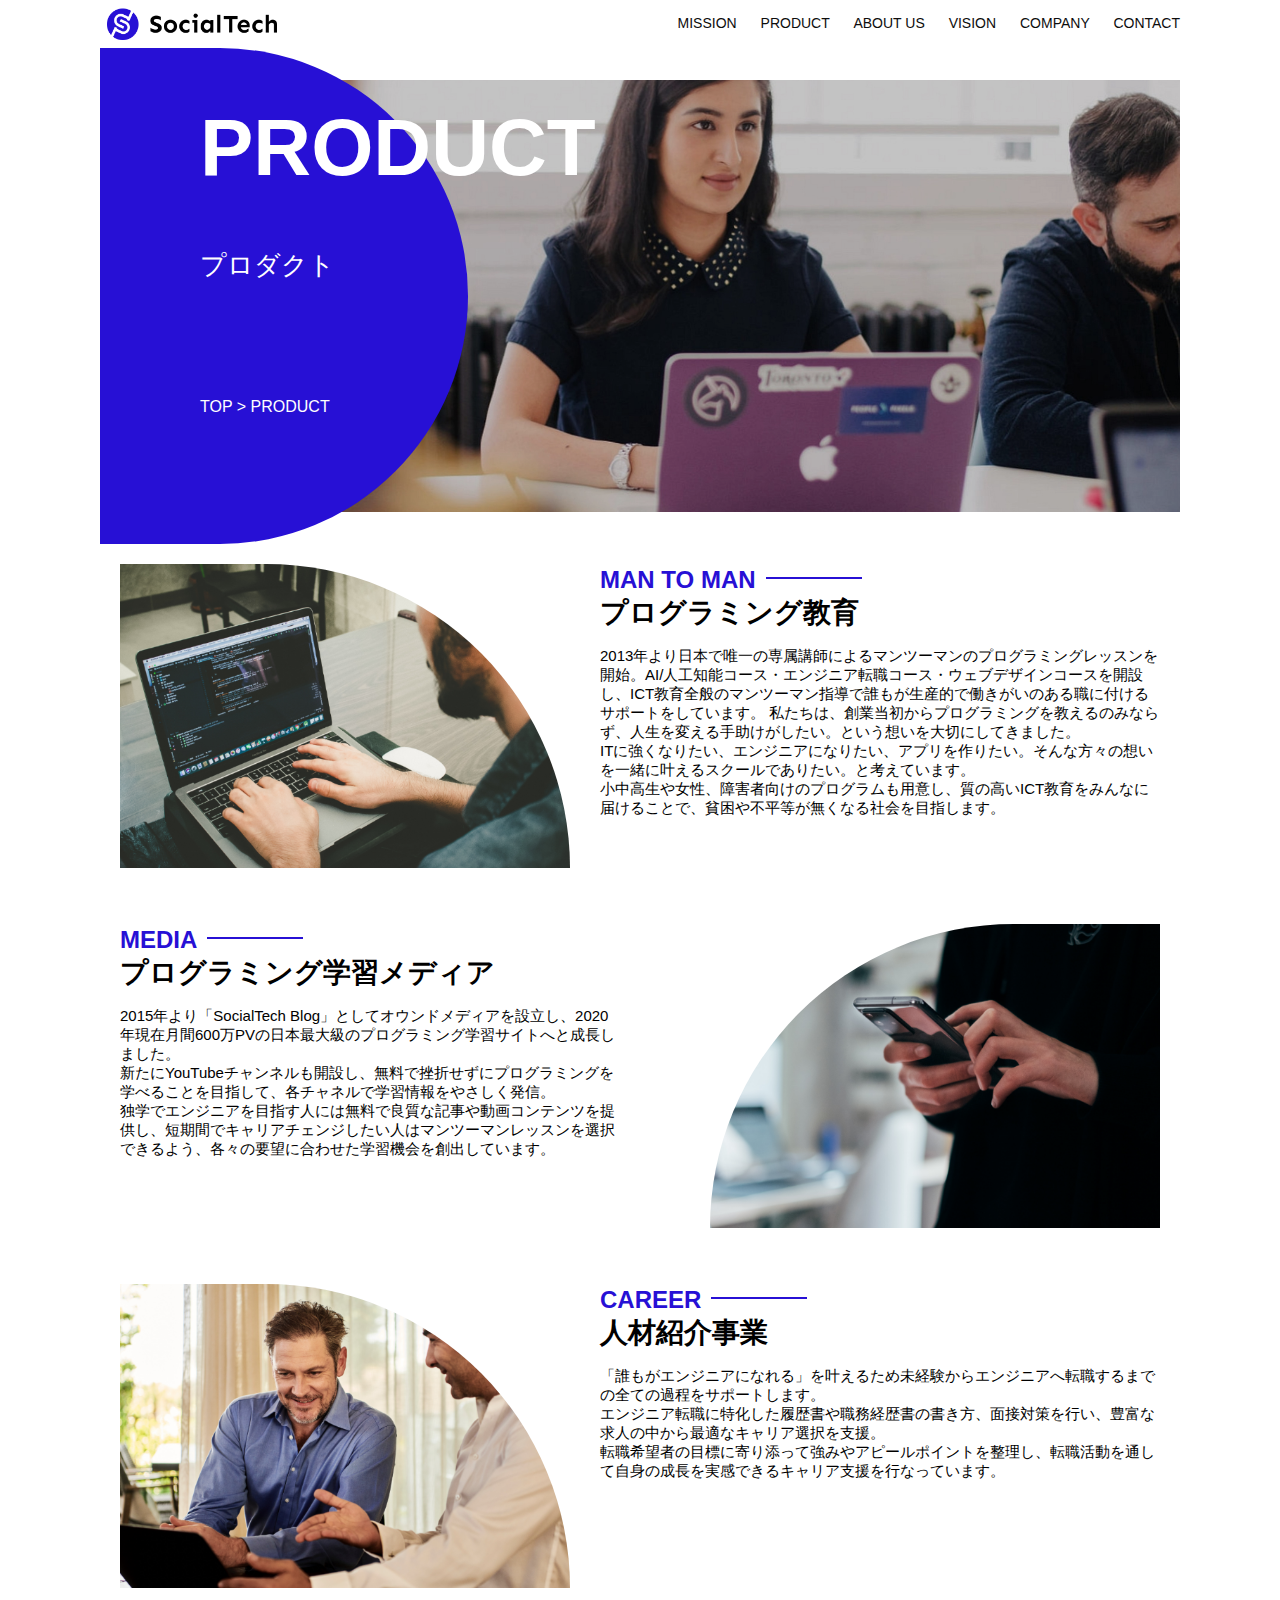
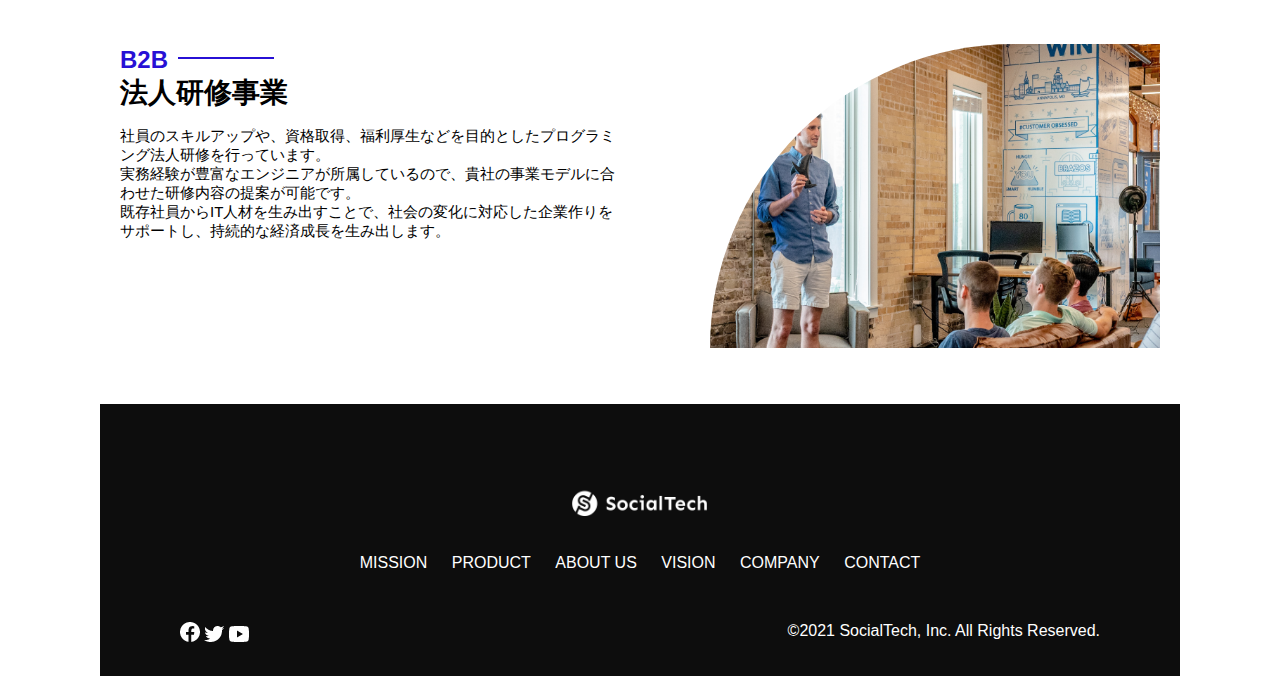
<file: kadai_tutorial_output/product.html>
<html>
    <head>  
        <title>SocialTech - PRODUCT プロダクト -</title>
        <meta charset="UTF-8">
        <meta name="description" content="SocialTechの4つのプロダクトを紹介します">
        <meta name="viewport" content="width=device-width, initial-scale=1.0">   
        <link rel="stylesheet" href="style.css">
    </head>
    <body>
        <!--ヘッダー-->
        <header>
            <!--ロゴ-->
            <a href="index.html" id="logo0">
                <img src="images/logo.png"
            alt="トップページに戻る"></a>

            <!--PC用ナビゲーション-->
           <nav id="nav-pc">
            <a href="mission.html">MISSION</a>
            <a href="product.html">PRODUCT</a>
            <a href="index.html#aboutus">ABOUT US</a>
            <a href="index.html#vision">VISION</a>
            <a href="index.html#company">COMPANY</a>
            <a href="index.html#contact">CONTACT</a>
        </nav>
          <!-- スマホ用メニューボタン -->
         <img id="menu-sp" src="images/button-menu.png" alt="ナビゲーションを開く" onclick="document.getElementById('nav-sp').style.display = 'block'">
        <!--スマホ用ナビゲーション-->
        <nav id="nav-sp">
            <img id="close" src="images/button-close.png" alt="ナビゲーションを閉じる"onclick="document.getElementById('nav-sp').style.display = 'none'">
            <a id="logo-sp" href="index.html"onclick="document.getElementById('nav-sp').style.display = 'none'"> <img 
                src="images/logo-sp.png" alt="トップページに戻る"></a>
                <a class="menu" href="mission.html" onclick="document.getElementById('nav-sp').style.display = 'none'">MISSION</a>
                <a class="menu" href="product.html" onclick="document.getElementById('nav-sp').style.display = 'none'">PRODUCT</a>
                <a class="menu" href="index.html#aboutus" onclick="document.getElementById('nav-sp').style.display = 'none'">ABOUT
                US</a>
                <a class="menu" href="index.html#vision"
                 onclick="document.getElementById('nav-sp').style.display = 'none'">VISION</a>
                <a class="menu" href="index.html#company" 
                onclick="document.getElementById('nav-sp').style.display = 'none'">COMPANY</a>
                <a class="menu" href="index.html#contact"
                 onclick="document.getElementById('nav-sp').style.display = 'none'">CONTACT</a>
                 <div id="sns">
                    <a href="https://www.facebook.com/sejuku2013"><img src="images/button-facebook.png" alt="Facebookのリンク"></a>
                    <a href="https://twitter.com/samuraijuku"><img src="images/button-twitter.png" alt="Twitterのリンク"></a>
                    <a href="https://www.youtube.com/channel/UCCFOQO5aDK0xXam4cUQXT8g"><img src="images/button-youtube.png" alt="YouTubeのリンク"></a>
                 </div>
        </nav>
    </header>
    <main>
        <article>
            <section id="product-main">
                <div id="product-title">
                    <h1>PRODUCT</h1>
                    <span>プロダクト</span>
                    <div>TOP > PRODUCT </div>
                </div>
            </section>
            <section class="product-section1">
                <img src="images/product/product-mantoman.png" alt="PCでコードを書く男">
                <div>
                    <h2 class="product-h2">MAN TO MAN</h2>
                    <h3 class="product-h3">プログラミング教育</h3>
                    <p>
                        2013年より日本で唯一の専属講師によるマンツーマンのプログラミングレッスンを開始。AI/人工知能コース・エンジニア転職コース・ウェブデザインコースを開設し、ICT教育全般のマンツーマン指導で誰もが生産的で働きがいのある職に付けるサポートをしています。
                        私たちは、創業当初からプログラミングを教えるのみならず、人生を変える手助けがしたい。という想いを大切にしてきました。<br>ITに強くなりたい、エンジニアになりたい、アプリを作りたい。そんな方々の想いを一緒に叶えるスクールでありたい。と考えています。<br>小中高生や女性、障害者向けのプログラムも用意し、質の高いICT教育をみんなに届けることで、貧困や不平等が無くなる社会を目指します。   
                    </p>
                </div>
            </section>
            <section class="product-section2">
                <div>
                   <h2 class="product-h2">MEDIA</h2>
                   <h3 class="product-h3">プログラミング学習メディア</h3>
                   <p>
                    2015年より「SocialTech
                    Blog」としてオウンドメディアを設立し、2020年現在月間600万PVの日本最大級のプログラミング学習サイトへと成長しました。<br>新たにYouTubeチャンネルも開設し、無料で挫折せずにプログラミングを学べることを目指して、各チャネルで学習情報をやさしく発信。<br>独学でエンジニアを目指す人には無料で良質な記事や動画コンテンツを提供し、短期間でキャリアチェンジしたい人はマンツーマンレッスンを選択できるよう、各々の要望に合わせた学習機会を創出しています。
                   </p>
                </div>
                <img src="images/product/product-media.png" alt="スマートフォンを操作する人">
            </section>
            <section class="product-section1">
                <img src="images/product/product-career.png" alt="笑顔で話し合う2人の男性">
                <div>
                    <h2 class="product-h2">CAREER</h2>
                    <h3 class="product-h3">人材紹介事業</h3>
                    <p>
                        「誰もがエンジニアになれる」を叶えるため未経験からエンジニアへ転職するまでの全ての過程をサポートします。<br>エンジニア転職に特化した履歴書や職務経歴書の書き方、面接対策を行い、豊富な求人の中から最適なキャリア選択を支援。<br>転職希望者の目標に寄り添って強みやアピールポイントを整理し、転職活動を通して自身の成長を実感できるキャリア支援を行なっています。<br>   
                    </p>
                </div>
            </section>
            <section class="product-section2">
                <div>
                   <h2 class="product-h2">B2B</h2>
                   <h3 class="product-h3">法人研修事業</h3>
                   <p>
                    社員のスキルアップや、資格取得、福利厚生などを目的としたプログラミング法人研修を行っています。<br>実務経験が豊富なエンジニアが所属しているので、貴社の事業モデルに合わせた研修内容の提案が可能です。<br>既存社員からIT人材を生み出すことで、社会の変化に対応した企業作りをサポートし、持続的な経済成長を生み出します。
                   </p>
                </div>
                <img src="images/product/product-b2b.png" alt="講演中の男性とそれを聴く人々">
            </section>
        </article>
    <footer>
        <div id="footer-logo">
            <img src="images/logo-sp.png" alt="SocialTech">
        </div>
        <div id="footer-link">
            <a href="mission.html">MISSION</a>
            <a href="product.html">PRODUCT</a>
            <a href="index.html#aboutus">ABOUT US</a>
            <a href="index.html#vision">VISION</a>
            <a href="index.html#company">COMPANY</a>
            <a href="index.html#contact">CONTACT</a>
        </div>
        <div id="sns-footer">
            <a href="https://www.facebook.com/sejuku2013"><img src="images/button-facebook.png" alt="Facebookのリンク"></a>
            <a href="https://twitter.com/samuraijuku"><img src="images/button-twitter.png" alt="Twitterのリンク"></a>
            <a href="https://www.youtube.com/channel/UCCFOQO5aDK0xXam4cUQXT8g"><img src="images/button-youtube.png" alt="YouTubeのリンク"></a>
            <span id="copyright">&copy;2021 SocialTech, Inc. All Rights Reserved. </span>
        </div>
    </footer>
</main>
</body>
</html>
</file>
<file: kadai_013/style.css>
/* PC、スマホ共通スタイル */
body {
  font-family: "Source Sans Pro", "Hiragino Kaku Gothic ProN", Meiryo, Arial,
    sans-serif;
}

p {
  font-size: 15px;
}

#main-visual>img {
  width: 100%;
}

/*================
PC用のスタイル 
=================*/
@media screen and (min-width: 768px) {
  #menu-sp{
    display: none;
  }
  #nav-sp{
    display: none;
  }
  
  /* 横幅設定 */
  body {
    max-width: 1080px;
    min-width: 960px;
    margin: 0 auto 0 auto;
  }

  /* ヘッダー */
  header {
    display: flex;
    justify-content: space-between;
  }

  /* ナビゲーションのレイアウト */
  #nav-pc {
    text-align: right;
    font-size: 14px;
    padding-top: 15px;
  }

  /* ナビゲーションのリンクの装飾設定 */
  #nav-pc>a {
    text-decoration: none;
    margin-left: 20px;
  }

  #nav-pc>a:link {
    color: #0d0d0d;
  }

  #nav-pc>a:visited {
    color: #0d0d0d;
  }

  #nav-pc>a:hover {
    color: #0d0d0d;
    text-decoration: underline;
  }

  #nav-pc>a:active {
    color: #0d0d0d;
  }
}

/*画面幅が767px以下のとき*/
@media screen and (max-width:767px) {
  /*スマートフォン用のスタイルを指定する*/
  
  body{
    min-width: 375px;
    margin: 0;
  }
  /*PC用ナビゲーション非表示*/
  #nav-pc{
    display: none;
  }
  /*ハンバーガーメニュー*/
  #menu-sp{
    float: right;
    padding: 0;
  }

  /*スマホ用ナビゲーション*/
  #nav-sp{
    background-color: #ce933e;
    position: absolute;
    left: 0;
    top: 0;
    height: 100%;
    width: 100%;
    display: none;
    z-index: 100;
  }
  /*×ボタン*/
  #close{
    position: absolute;
    top: 20px;
    right: 20px;
  }

  /*ナビゲーションメニュー用ロゴ*/
  #logo-sp{
    margin: 80px 0px 30px 20px;
  }
  #nav-sp > a{
    display: block;
  }
  #nav-sp > a:link{
    color: #ffffff;
  }
  #nav-sp > a:visited{
    color: #ffffff;
  }
  #nav-sp > a:hover{
    color: #ffffff;
    text-decoration: underline;
  }
  #nav-sp > a:active{
    color: #ffffff;
  }
  #nav-sp > .menu{
    text-decoration: none;
    display: block;
    margin: 0px 20px ;
    height: 44px;
    font-size: 16px;
    background-image: url(images/arrow.png);
    background-repeat: no-repeat;
    background-position: right top;
  }
}
</file>
<file: kadai_tutorial_output/style.css>
/* PC、スマホ共通スタイル */
body {
    font-family: "Source Sans Pro", "Hiragino Kaku Gothic ProN", Meiryo, Arial, sans-serif;
  }
  
  p {
    font-size: 15px;
  }

  /*=================
  PC用のスタイル
  ==================*/
  @media screen and (min-width: 768px) {
    
  /*横幅設定*/
  body{
    max-width: 1080px;
    min-width: 960px;
    margin: 0 auto 0 auto;
  }

  /*ヘッダー*/
  header{
    display: flex;
    justify-content: space-between;
  }

  /*ナビゲーションのレイアウト*/
  #nav-pc{
    font-size: 14px;
    padding-top: 15px;

  }
  
  /*ナビゲーションのリンクの装飾*/
  #nav-pc > a{
    text-decoration: none;
    margin-left: 20px;
  }
#nav-pc > a:link{
    color: #0d0d0d;
}
#nav-pc > a:visited{
    color: #0d0d0d;
}
#nav-pc > a:hover{
    color: #0d0d0d;
    text-decoration: underline;
}
#nav-pc > a:active{
    color: #0d0d0d;
}

/*スマホ用ナビを非表示*/
#nav-sp,
#menu-sp{
  display: none;
}

/*メインビジュアル*/
#main-visual{
    position: relative;
    height: 400px;

}
#main-message{
    position: absolute;
    top: 0;
    left: 0;
    background-color: #2710d5;
    color: #ffffff;
    border-radius: 0 0 476px 0;
    max-width: 620px;
    height: 100%;
    width: 100%;
    z-index: 11;
}

#main-message> h1{
    font-size: 60px;
    font-weight: bold; 
    margin: 100px 0 0 50px;
}
#main-message > p{
    font-size: 28px;
    margin: 0 0 0 50px;
}
#main-visual > img{
    max-width: 620px;
    border-radius: 476px 0 0 0 ;
    position: absolute;
    top: 0;
    right: 0;
    z-index: 10;
}

/*見出し*/
h2{
  margin: 40px 0 0 0;
}

h2::after{
  content: url("images/line.png");
  margin-left: 10px;
}

h3{
  font-size: 27px;
}

/*ミッション*/
#mission{
  margin: 80px auto 80px auto;
  width: 100%;
}

#mission-flex{
  width: 100%;
  display: flex;
}

#mission-flex > div{
  width: 50%;
  margin: 20px;
}

#mission-photo{
  width: 100%;
}

#s2dgs{
  margin-top: 50px;
  width: 100%;
}

/*プロダクト*/
#product{
  background-color: #fafafa;
  margin: 80px 0 80px 0;
  padding: 10px 40px 0px 40px;
}

/*外枠*/
#product > div{
  margin-top: 40px;
  display: flex;
}

/*左のカラム*/
#product-left{
  width: 50%;
  margin-right: 20px;
}

/*右のカラム*/
#product-right{
  width: 50%;
  margin-left: 20px;
  margin-top: 80px;
}

/*画像＋説明の枠*/
#product-left > div{
  position: relative;
  height: 480px;
  margin-right: 20px;
}
#product-right > div{
  position: relative;
  height: 480px;
  margin-left: 20px;
}

/*画像*/
.product-photo{
  width: 100%;
}

/*説明文の枠*/
.product-explain{
  background-color: #ffffff;
  position: absolute;
  left: 0;
  top: 280px;
  margin: 0 40px 0 40px;
  padding: 20px;
  box-shadow: 5px 5px 10px rgba(0, 0, 0, 0.05);
}

/*説明文の英語*/
.product-explain > span {
  color: #2710d5;
  font-weight: bold;
  font-size: 16px;
  margin: 0;
}

/*説明文の見出し*/
.product-explain > h3 {
  font-size: 20px;
  margin: 5px 0 5px 0;
}

/*説明文*/
.product-explain > p {
  font-size: 14px;
  margin: 0;
}

/*「もっとみる」ボタン*/
#product-more{
  margin: 0 auto -42px auto;
}
/*ABOUT US*/
#aboutus{
  margin: 80px auto 80px auto;
}

/*3つの組織文化と画像を入れる枠*/
#aboutus > div{
display: flex;
}


/*画像*/
.culture-img{
  width: 100%;
  align-self: flex-start;
}

.culture-img2{
  margin-top: 50px;
  width: 100%;
}

/*３つの組織文化の表*/
.culture-table{
  margin-right: 50px;
}

/*番号*/
.culture-num{
  font-size: 80px;
  color: #2710d5;
  margin: 0 20px 0 0;
}

/*組織文化英語*/
.culture-en{
  color: #2710d5;
  font-weight: bold;
  font-size: 24px;
  display: block;
}

/*組織文化日本語*/
.culture-jp{
  font-size: 28px;
  font-weight: bold;
}

/*説明文*/
.culture-description{
  margin: 0;
}

/*ビジョン*/
#vision{
  margin: 80px auto 80px auto;
}

/*セクション内の外枠*/
#vision > div{
  width: 100%;
  display: flex;
  justify-content: space-between;
  flex-wrap: wrap;
}

/*７つの行動指針の枠*/
.vision-box{
  width: 300px;
  height: 300px;
  margin-bottom: 30px;
  position: relative;
}

.vision-box > img{
  width: 100%;
  height: auto;
  position: absolute;
  top: 0;
  left: 0;
  z-index: 30;
}

.vision-box > span{
  position: absolute;
  top: 0;
  left: 0;
  z-index: 31;
  margin-right: 20px;
}

.vision-box > span > h4{
  color: #2710d5;
  font-size: 19px;
  margin: 80px 0 0 0;
}

.vision-box > span > h4::first-letter{
  font-size: 40px;
}

.vision-box > span > h5{
  font-size: 20px;
  margin: 0 0 0 0;
}

.vision-box > span > p {
  margin: 10px 0 0 0; 
}

/*会社概要*/
#company{
  margin: 80px auto 80px auto;
}

#company-table{
  width: 100%;
}

.tableheader{
  text-align: left;
  padding: 20px;
  border-bottom-color:#2710d5 ;
  border-bottom-width: 1px;
  border-bottom-style:solid ;
  width: 100px;
}

.tableheader-first{
  text-align: left;
  padding: 20px;
  border-bottom-color: #2710d5;
  border-bottom-width: 1px;
  border-bottom-style: solid;
  border-top-color: #2710d5;
  border-top-width: 1px;
  border-top-style: solid;
  width: 100px;
}

.cell{
  padding: 30px;
  border-bottom-color: #ececec;
  border-bottom-width: 1PX;
  border-bottom-style: solid;
}

.cell-first{
  padding: 30px;
  border-bottom-color: #ececec;
  border-bottom-width: 1PX;
  border-bottom-style: solid;
  border-top-color: #ececec;
  border-top-width: 1px;
  border-top-style: solid;
}

#company > iframe{
  width: 100%;
  height: 368px;
  margin-top: 40px;
}

/*お問い合わせ*/
#contact{
  margin: 80px auto 80px auto;
}

/*外枠*/
#contact > form > div{
  display: flex;
  flex-direction: row;
  flex-wrap: wrap;
  padding-bottom: 30px;
}

/*左列の見出し*/
.contact-heading{
  width: 240px;
  align-self: center;
}
/*見出しのラベル*/
.contact-label{
  font-weight: bold;
}
/*必須*/
.contact-span{
  color: #ce2222;
  margin: 0 0 0 20px ;
  font-weight: bold;
}

/*テキストボックス*/
.contact-textbox{
  border-top: 0;
  border-left: 0;
  border-right: 0;
  border-bottom-width: 1px;
  border-bottom-color: #707070;
  border-bottom-style: solid;
  background-color: #fafafa;
  width: 400px;
  height: 50px;
}

/*お問い合わせ内容のテキストエリア*/
.contact-textarea{
  border-top: 0;
  border-left: 0;
  border-right: 0;
  border-bottom-width: 1px;
  border-bottom-color: #707070;
  border-bottom-style: solid;
  background-color: #fafafa;
  width: 400px;
  height: 200px;
}

/*個人情報の取扱い*/
details{
  width: 700px;
}
details > div{
  background-color: #fafafa;
  padding: 20px;
}
details > div > span{
  font-weight: bold;
}

/*フッター*/
footer{
  background-color: #0d0d0d;
  text-align: center;
  padding: 80px 80px 30px 80px;
}

#footer-logo{
  margin-bottom: 30px;
}

#footer-link{
margin-bottom: 50px;
}
#footer-link > a{
  text-decoration: none;
  margin: 10px;
}
#footer-link > a:link{
  color: #ffffff;
}
#footer-link > a:visited{
  color: #ffffff;
}
#footer-link > a:hover{
  color: #ffffff;
  text-decoration: underline;
}
#footer-link > a:active{
  color: #ffffff;
}

#sns-footer{
  text-align: left;
  width: 100%;
}

#sns-foote > a{
  margin-right: 30px;
}

#copyright{
color: #ffffff;
float: right;
}

/*mission.html用スタイル*/
    /*ミッションのメインビジュアル*/
    #mission-main{
      height: 496px;
      width: 100%;
      background-image: url(images/mission/mission-main.png);
      background-repeat: no-repeat;
      background-position-y: center;
    }

    #mission-title{
      background-color: #2710d5;
      width: 368px;
      color: #ffffff;
      height: 496px;
      border-radius: 0 248px 248px 0;
      position: relative;
    }

    #mission-title > h1 {
      position: absolute;
      top: 0;
      left: 100px;
      font-size: 80px;
    }

    #mission-title > span {
      position: absolute;
      top: 200px;
      left: 100px;
      font-size: 26px;
    }

    #mission-title > div {
      position: absolute;
      top: 350px;
      left: 100px;
      font-size: 16px;
    }
    #mission-s2dgs{
      width: 100%;
      margin: 20px;
    }

    .mission-h2{
      color: #2710d5;
      font-size: 40px;
    }

    .mission-h2::after{
      content: none;
    }

    #mission-5goals{
      margin: 20px;
      display: flex;
    }
    #mission-5goals > div {
      flex-grow: 1;
      padding: 20px;
    }
    #mission-5goals > div > div {
      margin-bottom: 40px;
    }
    .fivegoals-image-right{
      float: right;
      margin: 20px;
    }
    .fivegoals-image-left{
      float: left;
      margin: 20px;
    }
    .fivegoals-number{
      color: #2710d5;
      font-size: 48px;
      margin: 0;
    }
    .fivegoals-h3{
      font-size: 28px;
      margin: 0;
    }
    .fivegoals-p{
      margin: 0;
    }

    /*プロダクトページ*/
    #product-main{
      height: 496px;
      width: 100%;
      background-image: url(images/product/product-main.png);
      background-repeat: no-repeat;
      background-position-y: center;
    }

    #product-title{
      background-color: #2710d5;
      width: 368px;
      color: #ffffff;
      height: 496px;
      border-radius: 0 248px 248px 0 ;
      position: relative;
    }
    
    #product-title > h1{
      position: absolute;
      top: 0;
      left: 100px;
      font-size: 80px;
    }
    
    #product-title> span {
      position: absolute;
      top: 200px;
      left: 100px;
      font-size: 26px;
    }

    #product-title > div {
      position: absolute;
      top: 350px;
      left: 100px;
      font-size: 16px;
    }

    /*セクション１*/
    .product-section1{
      position: relative;
      margin: 20px;
      height: 340px;
    }

    .product-section1 > img {
      position: absolute;
      top: 0;
      left: 0;
      width: 450px;
      margin: 0 40px 30px 0 ;
      border-radius: 0 432px 0 0;
    }

    .product-section1 > div {
      position: absolute;
      top: 0;
      left: 480px;
    }

    /*セクション２*/
    .product-section2{
      position: relative;
      margin: 20px;
      height: 340px;
    }
    .product-section2 > img {
      position: absolute;
      top: 0;
      right: 0;
      width: 450px;
      margin: 0 0 30px 40px;
      border-radius: 432px 0 0 0;
    }
    .product-section2 > div {
      width: 500px;
      position: absolute;
      top: 0;
      left: 0;
    }

    .product-h2 {
      color: #2710d5;
      font-size: 24px;
      margin: 0;
    }

    .product-h3 {
      font-size:28px;
      margin: 0;
    }

}    


/*=========================
スマートフォン用のスタイル
==========================*/
@media screen and (max-width: 767px) {
  body {
    min-width: 375px;
    margin: 0;
  }

  /* PC用ナビゲーション非表示 */
  #nav-pc {
    display: none;
  }

  /* ハンバーガーメニュー */
  #menu-sp {
    float: right;
    padding: 0;
  }

  /*スマホ用のナビゲーション表示切替*/
  /*初期状態、レイアウトと非表示設定*/
  #nav-sp{
    background-color: #2710d5;
    position: absolute;
    left: 0;
    top: 0;
    height: 100%;
    width: 100%;
    display: none;
    z-index: 100;
    }

    /*×ボタン*/
    #close{
      position:absolute;
      top: 20px;
      right: 20px;
    }

    /*ナビゲーションメニュー用ロゴ*/
    #logo-sp{
      margin: 80px 0 30px 20px;
    }
    /*ナビゲーションのリンクの装飾設定*/
    #nav-sp > a{
      display: block;
    }
    #nav-sp > a:link{
    color: #ffffff;
    }
    #nav-sp > a:visited{
      color: #ffffff;
    }
    #nav-sp > a:hover{
      color: #ffffff;
      text-decoration: underline;
    }
    #nav-sp > a:active{
      color: #ffffff;
    }
    #nav-sp > .menu{
      text-decoration: none;
      display: block;
      margin: 0 20px 0 20px;
      height: 44px;
      font-size: 16px;
      background-image: url(images/arrow.png);
      background-repeat: no-repeat;
      background-position: right top;
    }
    #sns{
      position: absolute;
      bottom: 20px;
      left: 20px;
    }
    #sns > a{
      margin-right: 30px;
    }

    /*メインビジュアル*/
    #main-visual{
      position: relative;
      height: 470px;
      width: 100%;
      overflow: hidden;
    }
    #main-visual > div{
      position: absolute;
      top: 0;
      left: 0;
      background-color: #2710d5;
      color: white ;
      border-radius: 0 0 476px 0;
      text-align: center;
      height: 280px;
      width: 100%;
      z-index: 11;
    }
    #main-visual > div > h1 {
      font-size: 28px;
      margin: 90px 0 0 0;
    }

    #main-visual > div > p {
      margin: 0;
    }

    #main-visual > img {
      width: 100%;
      border-radius: 476px 0 0 0;
      z-index: 10;
      position: absolute;
      bottom: 0;
      right: 0;
    }

    /*見出し*/
    h2::after{
      content: url(images/line.png);
      margin-left: 10px;
    }

    h3{
      font-size: 24px;
      margin: 10px 0 0 0;
    }

    /*ミッション*/
    #mission{
      margin: 20px;
    }

    #mission-photo{
      width: 100%;
    }
    #s2dgs {
      width: 100%;
    }

    /*プロダクト*/
    #product{
      background-color: #fafafa;
      padding-top: 10px;
    }

    #product h2{
      margin-left: 20px;
    }
    /*外枠*/
    /*左右のカラム　スマホでは縦並び*/
    #product-left,
    #product-right{
      margin-right: 20px;
      margin-left: 20px;
    }

    /*画像＋説明の枠*/
    #product-left > div,
    #product-right > div{
      position: relative;
      height: 540px;
    }
    /*説明文の枠*/
    .product-explain{
      background-color: #ffffff;
      position: absolute;
      left: 0;
      bottom: 50px;
      padding: 20px;
      box-shadow: 5px 5px 10px rgba(0, 0, 0, 0.05);
    }

    .product-explain > span{
      color: #2710d5;
      font-weight: bold;
      font-size: 16px;
      margin: 0px;
    }

    .product-explain > h3{
      margin: 10px 0 10px 0;
    }

    /*画像*/
    .product-photo{
      width: 100%;
    }

    #product-more > img{
      margin: 0 0 -42px 20px;
    }

    /*ABOUT US*/
    #aboutus{
      margin: 80px 20px 80px 20px;
    }

    #aboutus > div {
      display: flex;
      flex-direction: column;
    }

    .culture-table{
      width: 100%;
      padding-right: 20px;
      order:  2;
    }
    .culture-img{
      width: 100%;
      order: 1;
    }

    .culture-img2{
      width: 100%;
    }

    .culture-num{
      font-size: 80px;
      color: #2710d5;
    }

    .culture-en{
      color: #2710d5;
      font-weight: bold;
      font-size: 24px;
      display: block;
    }

    .culture-jp{
      display: block;
    }

    .culture-description{
      margin: 0;
    }

    /*ビジョン*/
    #vision{
      margin: 80px 20px 80px 20px;
    }

    .vision-box{
      width: 300px;
      height: 300px;
      margin-bottom: 30px;
      position: relative;
    }

    .vision-box > img {
      width: 100%;
      height: auto;
      position: absolute;
      top: 0;
      left: 0;
      z-index: 30;
    }

    .vision-box > span{
      position: absolute;
      top: 0;
      left: 0;
      z-index: 31;
      margin-right: 20px;
    }

    .vision-box > span >h4{
      color: #2710d5;
      font-size: 19px;
      margin: 60px 0 0 0;
    }

    .vision-box > span > h5{
      font-size: 20px;
      margin: 0 0 0 0;
    }
    .vision-box > span > p {
      margin: 10px 0 0 0;
    }

    /*会社概要*/
    #company{
      margin: 0 20px 0 20px;
    }

    #company > h3 {
      margin-bottom: 20px;
    }
    #company > table{
      width: 100%;
    }

    .tableheader-first{
      text-align: left;
      padding: 20px;
      border-bottom-color: #2710d5;
      border-bottom-width: 1px;
      border-bottom-style: solid;
      border-top-color: #2710d5;
      border-top-width: 1px;
      border-top-style: solid;
      width: 50px;
    }
    .tableheader{
      text-align: left;
      padding: 20px;
      border-bottom-color: #2710d5;
      border-bottom-width: 1px;
      border-bottom-style: solid;
      width: 50px;
    }

    .cell{
      padding: 20px;
      border-bottom-color: #ececec;
      border-bottom-width: 1px;
      border-bottom-style: solid;
    }
    .cell-first{
      padding: 20px;
      border-bottom-color: #ececec;
      border-bottom-width: 1px;
      border-bottom-style: solid;
      border-top-color: #ececec;
      border-top-width: 1px;
      border-top-style: solid;
    }

    #company > iframe{
      width: 100%;
      height: 240px;
      margin: 40px 0 0 0;
    }

    /*お問い合わせ*/
    #contact{
      margin: 80px 20px 80px 20px;
    }
    #contact > h3 {
      margin-bottom: 20px;
    }

    #contact > form > div {
      margin-bottom: 20px;
    }

    .contact-heading{
      margin-bottom: 20px;
    }

    /*ラベル*/
    .contact-label{
      font-weight: bold;
    }

    /*必須*/
    .contact-span{
      color: #ce2222;
      margin: 0 0 0 20px;
      font-weight: bold;
    }

    .contact-textbox{
      height: 56px;
      border-top: 0;
      border-left: 0;
      border-right: 0;
      background-color: #fafafa;
      border-bottom-color: #707070;
      border-bottom-width: 1px;
      border-style: solid;
      min-width: 300px;
      width: 100%;
    }

    .contact-textarea{
      height: 150px;
      border-top: 0;
      border-left: 0;
      border-right: 0;
      background-color: #fafafa;
      width: 100%;
    }
    .radiobutton{
      margin-bottom: 20px;
    }

    .radiobutton + label::after{
      content: "\A";
      white-space: pre;
    }

    /*フッター*/
    footer{
      background-color: #0d0d0d;
      padding: 30px 20px 50px 20px;
    }

    #footer-logo{
      margin-bottom: 30px;
    }

    #footer-kink{
      margin-bottom: 50px;
    }
    #footer-link > a{
      text-decoration: none;
      margin: 0 20px 30px 0;
      display: block;
      background-image: url(images/arrow.png);
      background-repeat: no-repeat;
      background-position: right top;
    }
    #footer-link > a:link{
      color: #ffffff;
    }
    #footer-link > a:visited{
      color: #ffffff;
    }
    #footer-link > a:hover{
      color: #ffffff;
      text-decoration: underline0;
    }
    #footer-link > a:active{
      color: #ffffff;
    }

    #sns-footer > a {
      margin-right: 30px;
    }

    #copyright{
      font-size: 12px;
      display: block;
      margin-top: 30px;
      color: #ffffff;
    }

    /*mission.html用スタイル*/
    /*ミッションのメインビジュアル*/
    #mission-main{
      height: 256px;
      width: 100%;
      background-image: url(images/mission/mission-main.png);
      background-repeat: no-repeat;
      background-position-y: center;
      background-size:auto 208px;
    }

    #mission-title{
      background-color: #2710d5;
      width: 136px;
      color: #ffffff;
      height: 256px;
      border-radius: 0 248px 248px 0;
      position: relative;
    }

    #mission-title > h1{
      position: absolute;
      top: 0;
      left: 20px;
      font-size: 40px;
    }

    #mission-title > span{
      position: absolute;
      top: 110px;
      left: 20px;
      font-size: 18px;
    }

    #mission-title > div{
      position: absolute;
      top: 180px;
      left: 20px;
      font-size: 13px;
    }

    /*ミッションページ　S2DGSの設定*/
    #mission-s2dgs{
      margin: 20px;
    }

    .mission-h2{
      color: #2710d5;
      font-size: 38px;
      margin: 0px;
    }

    .mission-h2::after{
      content: none;
    }

    #mission-s2dgs > img{
      width: 100%;
    }

    /*ミッションページ　5Goalsの設定*/
    #mission-5goals{
      margin: 20px;
    }

    #mission-5goals > div > div {
      margin-bottom: 40px;
    }

    #s2dgs-image{
      width: 100%;
    }

    .fivegoals-image-right{
      margin: 20px auto 20px auto;
      display: block;
    }

    .fivegoals-image-left{
      margin: 20px auto 20px auto;
      display: block;
    }

    .fivegoals-number{
      color: #2710d5;
      font-size: 48px;
      margin: 0;
    }

    .fivegoals-h3{
      font-size: 28px;
      margin: 0;
    }
    .fivegoals-p{
      margin: 0;
    }

    /*プロダクトページ*/
#product-main {
  height: 256px;
  width: 100%;
  background-image: url(images/product/product-main.png);
  background-repeat: no-repeat;
  background-position-y: center;
  background-size: auto 208px;
}
#product-title {
  background-color: #2710d5;
  width: 136px;
  color: #ffffff;
  height: 256px;
  border-radius: 0 248px 248px 0;
  position: relative;
}
#product-title > h1 {
  position: absolute;
  top: 0;
  left: 20px;
  font-size: 40px;
}
#product-title > span {
  position: absolute;
  top: 110px;
  left: 20px;
  font-size: 18px;
}
#product-title > div {
  position: absolute;
  top: 180px;
  left: 20px;
  font-size: 13px;
}
.product-section1 {
  margin: 20px;
}

.product-section1 > img {
  width: 100%;
  border-radius: 0 300px 0 0;
}

.product-section2 {
  margin: 20px;
  display: flex;
  flex-direction: column;
}

.product-section2 > img {
  order: 1;
  width: 100%;
  border-radius: 300px 0 0 0;
}

.product-section2 > div {
  order: 2;
}

.product-h2 {
  color: #2710d5;
  font-size: 24px;
  margin: 0;
}

.product-h3 {
  font-size: 28px;
  margin: 0;
}


}
</file>
